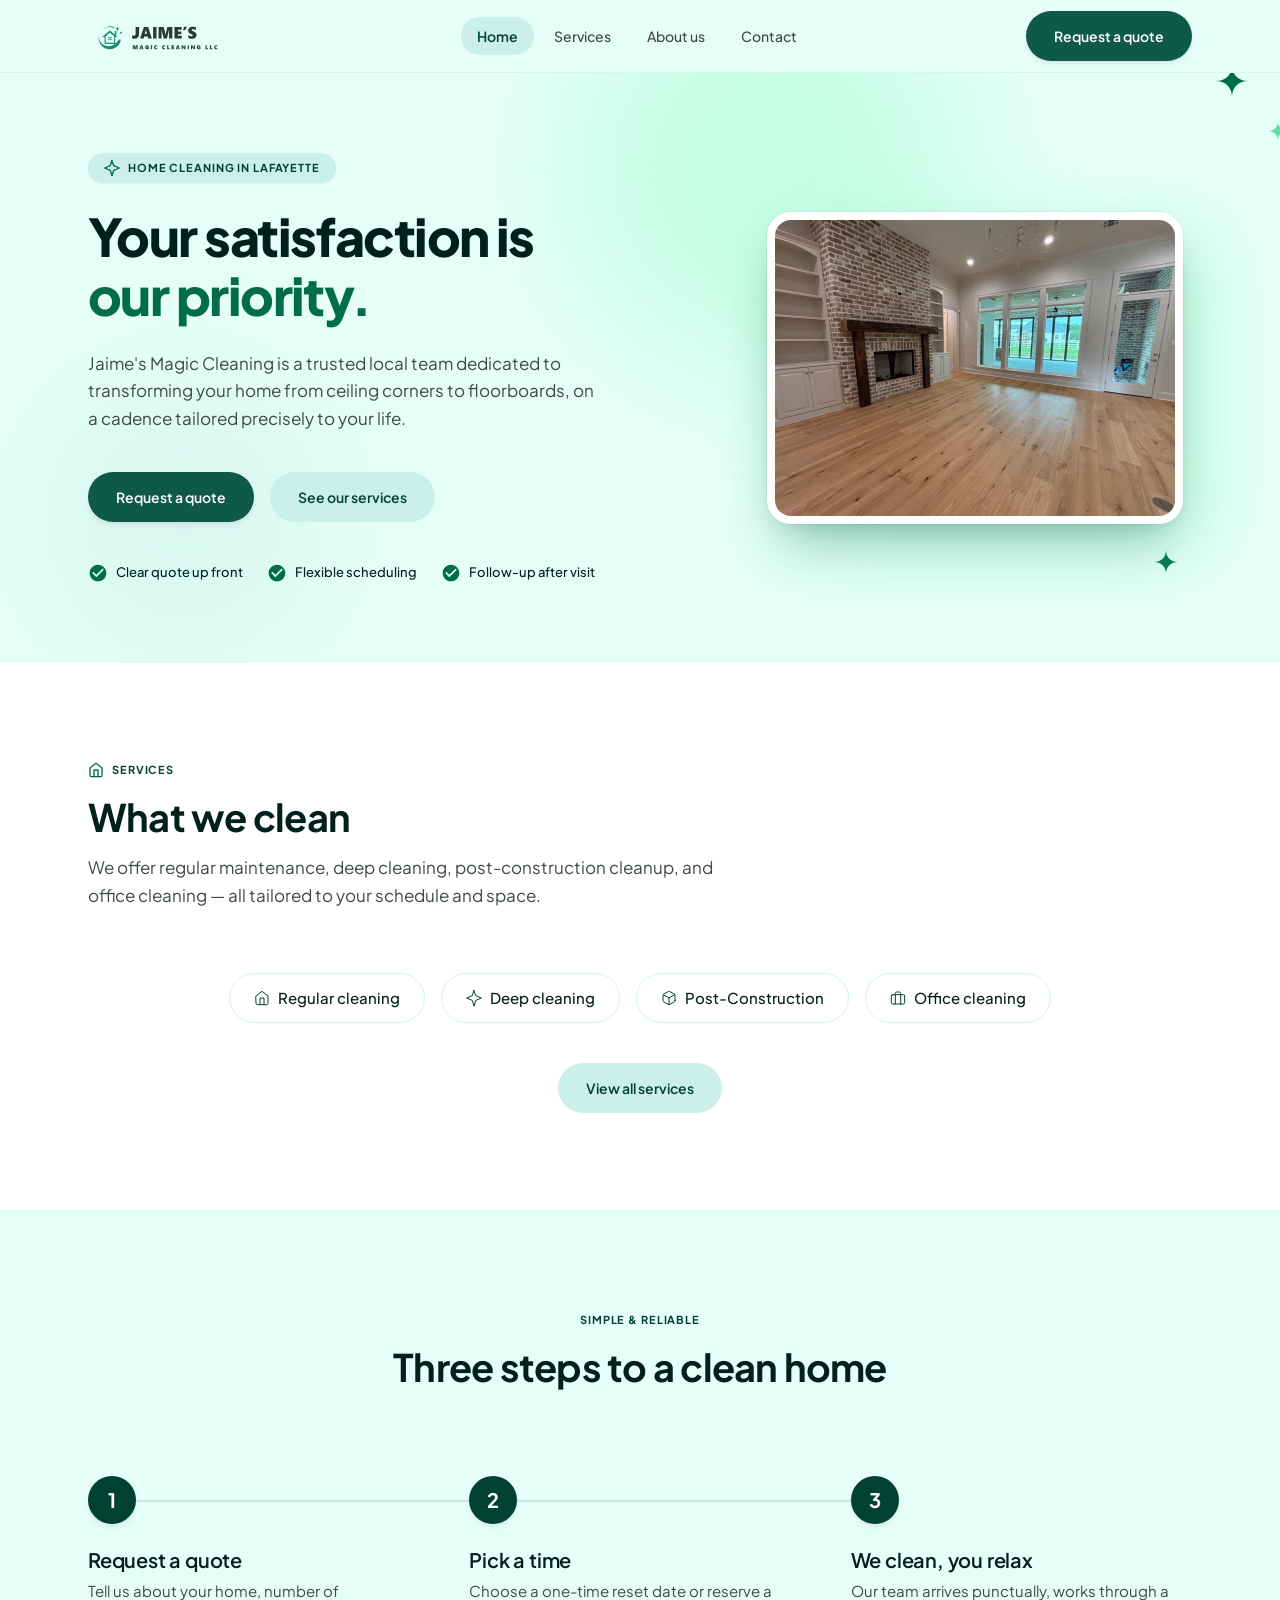
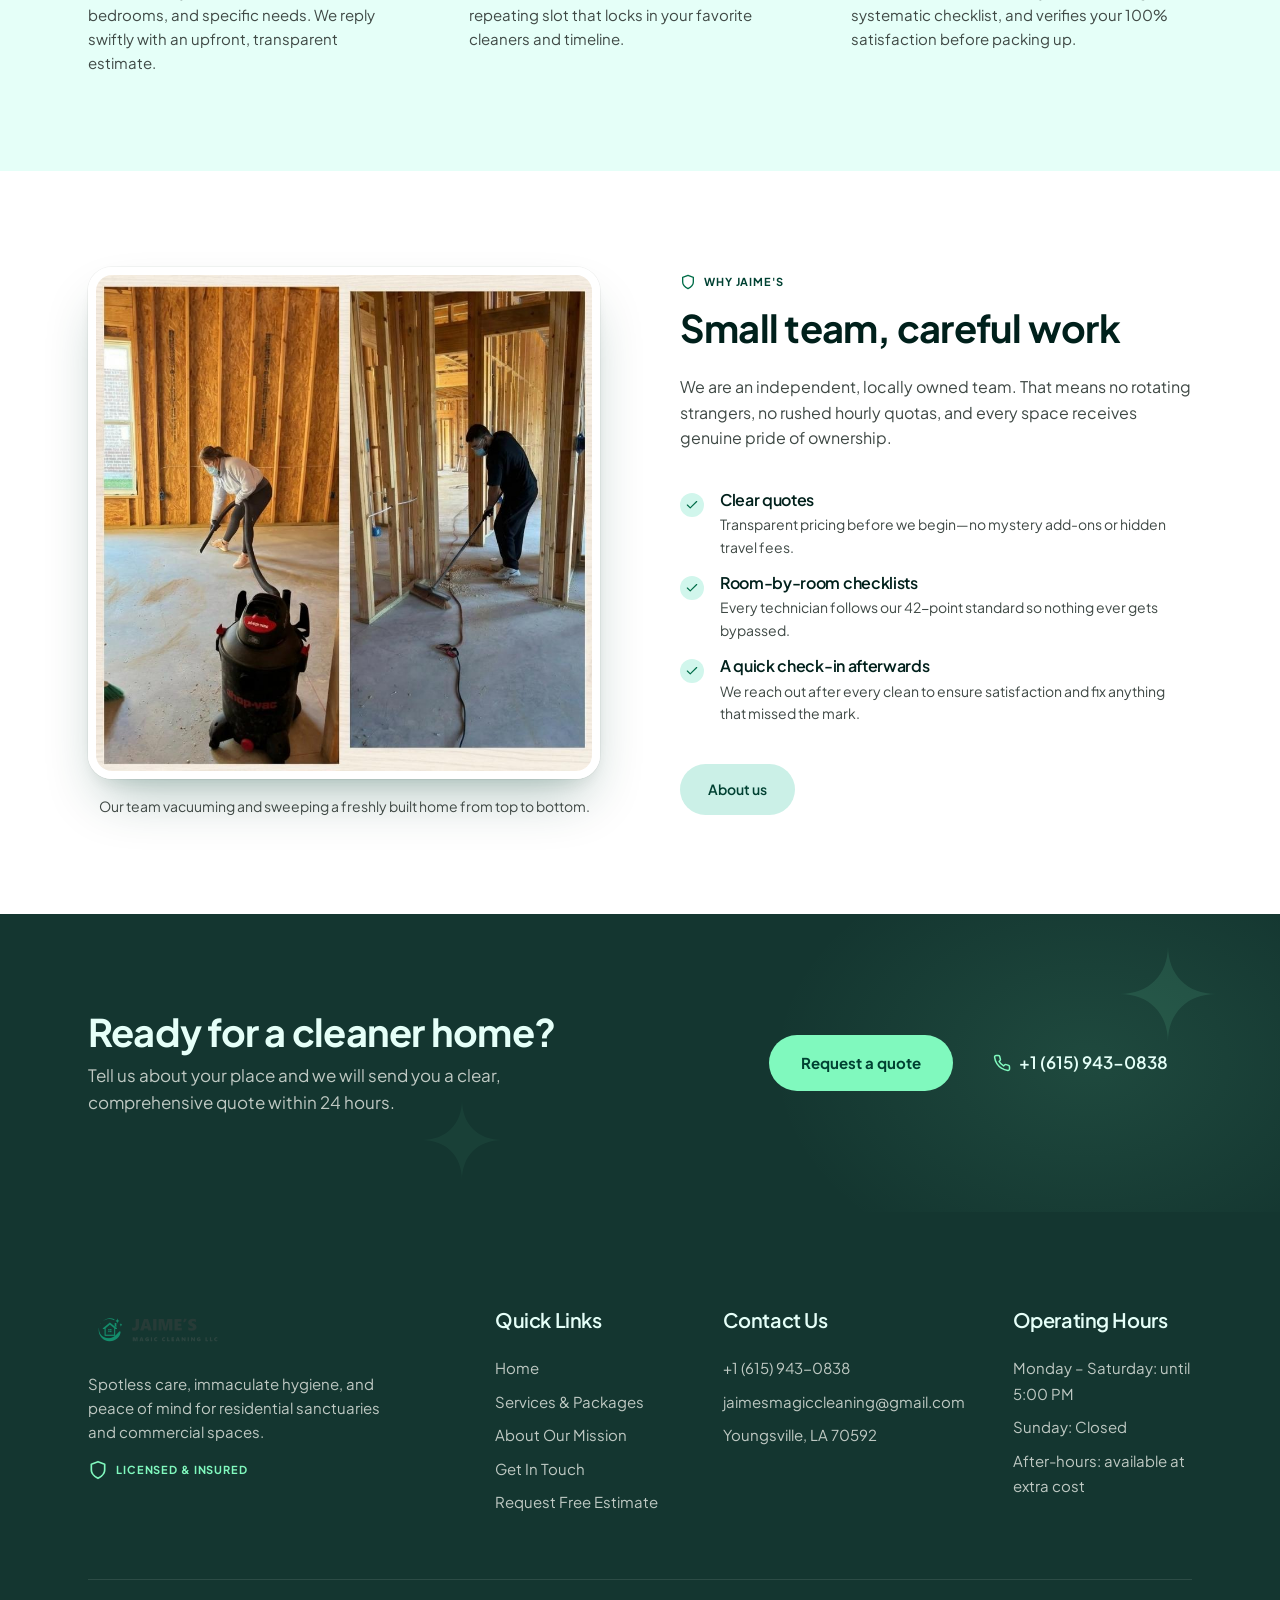
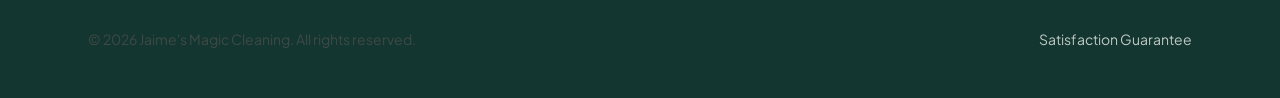
<file: index.html>
<!DOCTYPE html>
<html lang="en">
<head>
  <meta charset="UTF-8">
  <link rel="icon" type="image/png" href="img/favicon.png">
  <meta name="viewport" content="width=device-width, initial-scale=1.0">
  <title>Jaime's Magic Cleaning - Home</title>
  <meta name="description" content="Jaime's Magic Cleaning is a trusted local team dedicated to transforming your home from ceiling corners to floorboards.">
  <link rel="preconnect" href="https://fonts.googleapis.com">
  <link rel="preconnect" href="https://fonts.gstatic.com" crossorigin>
  <link href="https://fonts.googleapis.com/css2?family=Plus+Jakarta+Sans:wght@400;500;600;700;800&display=swap" rel="stylesheet">
  <link rel="stylesheet" href="css/styles.css">
</head>
<body>

  <!-- Header -->
  <header class="header">
    <div class="container header-inner">
      <a href="index.html" class="logo">
        <img src="img/logo-full.png" alt="Jaime's Magic Cleaning LLC" style="height: 2.5rem; width: auto;" onerror="this.onerror=null; this.src='data:image/svg+xml,%3Csvg xmlns=%22http://www.w3.org/2000/svg%22 viewBox=%220 0 200 60%22%3E%3Ctext x=%2210%22 y=%2238%22 font-family=%22Arial%22 font-size=%2224%22 font-weight=%22bold%22 fill=%22%230F5A47%22%3EJAIME%27S MAGIC CLEANING%3C/text%3E%3C/svg%3E'">
      </a>

      <nav class="nav">
        <a href="index.html" class="nav-link active">Home</a>
        <a href="services.html" class="nav-link">Services</a>
        <a href="about.html" class="nav-link">About us</a>
        <a href="contact.html" class="nav-link">Contact</a>
      </nav>

      <div class="header-actions">
        <a href="https://wa.me/16159430838?text=Hello!%20I%20would%20like%20to%20request%20a%20cleaning%20quote." target="_blank" rel="noopener" class="btn btn-primary">Request a quote</a>
        <button class="mobile-menu-btn" aria-label="Open menu">
          <svg width="24" height="24" viewBox="0 0 24 24" fill="none" stroke="currentColor" stroke-width="2" stroke-linecap="round" stroke-linejoin="round">
            <line x1="3" y1="12" x2="21" y2="12"></line>
            <line x1="3" y1="6" x2="21" y2="6"></line>
            <line x1="3" y1="18" x2="21" y2="18"></line>
          </svg>
        </button>
      </div>
    </div>
  </header>

  <!-- Mobile Menu -->
  <div class="mobile-menu">
    <div class="mobile-menu-header">
      <a href="index.html" class="logo">
        <img src="img/logo-full.png" alt="Jaime's Magic Cleaning LLC" style="height: 2.5rem; width: auto;" onerror="this.onerror=null; this.src='data:image/svg+xml,%3Csvg xmlns=%22http://www.w3.org/2000/svg%22 viewBox=%220 0 200 60%22%3E%3Ctext x=%2210%22 y=%2238%22 font-family=%22Arial%22 font-size=%2224%22 font-weight=%22bold%22 fill=%22%230F5A47%22%3EJAIME%27S MAGIC CLEANING%3C/text%3E%3C/svg%3E'">
      </a>
      <button class="mobile-menu-close" aria-label="Close menu">
        <svg width="24" height="24" viewBox="0 0 24 24" fill="none" stroke="currentColor" stroke-width="2" stroke-linecap="round" stroke-linejoin="round">
          <line x1="18" y1="6" x2="6" y2="18"></line>
          <line x1="6" y1="6" x2="18" y2="18"></line>
        </svg>
      </button>
    </div>
    <nav class="mobile-menu-links">
      <a href="index.html">Home</a>
      <a href="services.html">Services</a>
      <a href="about.html">About us</a>
      <a href="contact.html">Contact</a>
    </nav>
    <a href="https://wa.me/16159430838?text=Hello!%20I%20would%20like%20to%20request%20a%20cleaning%20quote." target="_blank" rel="noopener" class="btn btn-primary btn-lg">Request a quote</a>
  </div>

  <!-- Hero Section -->
  <section class="hero">
    <div class="sparkle sparkle-1">
      <svg viewBox="0 0 100 100" fill="currentColor">
        <path d="M50 0 C50 30 70 50 100 50 C70 50 50 70 50 100 C50 70 30 50 0 50 C30 50 50 30 50 0 Z"/>
      </svg>
    </div>
    <div class="sparkle sparkle-2">
      <svg viewBox="0 0 100 100" fill="currentColor">
        <path d="M50 0 C50 30 70 50 100 50 C70 50 50 70 50 100 C50 70 30 50 0 50 C30 50 50 30 50 0 Z"/>
      </svg>
    </div>
    <div class="sparkle sparkle-3">
      <svg viewBox="0 0 100 100" fill="currentColor">
        <path d="M50 0 C50 30 70 50 100 50 C70 50 50 70 50 100 C50 70 30 50 0 50 C30 50 50 30 50 0 Z"/>
      </svg>
    </div>

    <div class="container hero-grid">
      <div class="hero-content">
        <span class="hero-badge">
          <svg viewBox="0 0 24 24" fill="none" stroke="currentColor" stroke-width="2" stroke-linecap="round" stroke-linejoin="round">
            <path d="M12 2L14.59 8.41L23 12L14.59 15.59L12 24L9.41 15.59L1 12L9.41 8.41L12 0Z"/>
          </svg>
          Home Cleaning in Lafayette
        </span>
        <h1 class="hero-title">Your satisfaction is<br><span class="highlight">our priority.</span></h1>
        <p class="hero-description">Jaime's Magic Cleaning is a trusted local team dedicated to transforming your home from ceiling corners to floorboards, on a cadence tailored precisely to your life.</p>
        <div class="hero-actions">
          <a href="https://wa.me/16159430838?text=Hello!%20I%20would%20like%20to%20request%20a%20cleaning%20quote." target="_blank" rel="noopener" class="btn btn-primary">Request a quote</a>
          <a href="services.html" class="btn btn-secondary">See our services</a>
        </div>
        <div class="hero-features">
          <span class="hero-feature">
            <svg viewBox="0 0 24 24" fill="currentColor">
              <path d="M12 2C6.48 2 2 6.48 2 12s4.48 10 10 10 10-4.48 10-10S17.52 2 12 2zm-2 15l-5-5 1.41-1.41L10 14.17l7.59-7.59L19 8l-9 9z"/>
            </svg>
            Clear quote up front
          </span>
          <span class="hero-feature">
            <svg viewBox="0 0 24 24" fill="currentColor">
              <path d="M12 2C6.48 2 2 6.48 2 12s4.48 10 10 10 10-4.48 10-10S17.52 2 12 2zm-2 15l-5-5 1.41-1.41L10 14.17l7.59-7.59L19 8l-9 9z"/>
            </svg>
            Flexible scheduling
          </span>
          <span class="hero-feature">
            <svg viewBox="0 0 24 24" fill="currentColor">
              <path d="M12 2C6.48 2 2 6.48 2 12s4.48 10 10 10 10-4.48 10-10S17.52 2 12 2zm-2 15l-5-5 1.41-1.41L10 14.17l7.59-7.59L19 8l-9 9z"/>
            </svg>
            Follow-up after visit
          </span>
        </div>
      </div>
      <div class="hero-visual">
        <div class="hero-image-frame">
          <img src="img/sala-limpia.jpeg" alt="Bright, spotless living room cleaned by Jaime's Magic Cleaning"> 
          <!--<svg class="hero-ring" viewBox="0 0 100 100">
            <circle cx="50" cy="50" r="44"/>
          </svg>
          <div class="hero-image-placeholder">
            <div class="hero-image-placeholder-content">
              <svg viewBox="0 0 24 24" fill="none" stroke="currentColor" stroke-width="1.5" stroke-linecap="round" stroke-linejoin="round">
                <path d="M3 9l9-7 9 7v11a2 2 0 0 1-2 2H5a2 2 0 0 1-2-2z"></path>
                <polyline points="9 22 9 12 15 12 15 22"></polyline>
              </svg>
              <span>Your Pristine Sanctuary</span>
              <span>[Foto: Equipo trabajando o habitación limpia]</span>-->
            </div>
          </div>
        </div>
      </div>
    </div>
  </section>

  <!-- Services Section -->
  <section class="section section-alt">
    <div class="container">
      <div class="section-header">
        <div class="eyebrow">
          <svg viewBox="0 0 24 24" fill="none" stroke="currentColor" stroke-width="2" stroke-linecap="round" stroke-linejoin="round">
            <path d="M3 9l9-7 9 7v11a2 2 0 0 1-2 2H5a2 2 0 0 1-2-2z"></path>
            <polyline points="9 22 9 12 15 12 15 22"></polyline>
          </svg>
          Services
        </div>
        <h2 class="section-title">What we clean</h2>
        <p class="section-subtitle">We offer regular maintenance, deep cleaning, post-construction cleanup, and office cleaning — all tailored to your schedule and space.</p>
      </div>

      <div style="display: flex; flex-wrap: wrap; gap: var(--space-md); justify-content: center; margin-top: var(--space-xl);">
        <a href="services.html" class="service-pill" style="display: inline-flex; align-items: center; gap: var(--space-sm); padding: 0.75rem 1.5rem; background: var(--surface-container-lowest); border: 1px solid var(--surface-container); border-radius: var(--radius-full); font-size: 0.9375rem; font-weight: 500; color: var(--on-surface); transition: all var(--transition-fast);">
          <svg viewBox="0 0 24 24" fill="none" stroke="currentColor" stroke-width="1.5" stroke-linecap="round" stroke-linejoin="round" style="width: 1rem; height: 1rem; color: var(--primary);">
            <path d="M3 9l9-7 9 7v11a2 2 0 0 1-2 2H5a2 2 0 0 1-2-2z"></path>
            <polyline points="9 22 9 12 15 12 15 22"></polyline>
          </svg>
          Regular cleaning
        </a>
        <a href="services.html" class="service-pill" style="display: inline-flex; align-items: center; gap: var(--space-sm); padding: 0.75rem 1.5rem; background: var(--surface-container-lowest); border: 1px solid var(--surface-container); border-radius: var(--radius-full); font-size: 0.9375rem; font-weight: 500; color: var(--on-surface); transition: all var(--transition-fast);">
          <svg viewBox="0 0 24 24" fill="none" stroke="currentColor" stroke-width="1.5" stroke-linecap="round" stroke-linejoin="round" style="width: 1rem; height: 1rem; color: var(--primary);">
            <path d="M12 2L14.59 8.41L23 12L14.59 15.59L12 24L9.41 15.59L1 12L9.41 8.41L12 0Z"/>
          </svg>
          Deep cleaning
        </a>
        <a href="services.html" class="service-pill" style="display: inline-flex; align-items: center; gap: var(--space-sm); padding: 0.75rem 1.5rem; background: var(--surface-container-lowest); border: 1px solid var(--surface-container); border-radius: var(--radius-full); font-size: 0.9375rem; font-weight: 500; color: var(--on-surface); transition: all var(--transition-fast);">
          <svg viewBox="0 0 24 24" fill="none" stroke="currentColor" stroke-width="1.5" stroke-linecap="round" stroke-linejoin="round" style="width: 1rem; height: 1rem; color: var(--primary);">
            <path d="M21 16V8a2 2 0 0 0-1-1.73l-7-4a2 2 0 0 0-2 0l-7 4A2 2 0 0 0 3 8v8a2 2 0 0 0 1 1.73l7 4a2 2 0 0 0 2 0l7-4A2 2 0 0 0 21 16z"></path>
            <polyline points="3.27 6.96 12 12.01 20.73 6.96"></polyline>
            <line x1="12" y1="22.08" x2="12" y2="12"></line>
          </svg>
          Post-Construction
        </a>
        <a href="services.html" class="service-pill" style="display: inline-flex; align-items: center; gap: var(--space-sm); padding: 0.75rem 1.5rem; background: var(--surface-container-lowest); border: 1px solid var(--surface-container); border-radius: var(--radius-full); font-size: 0.9375rem; font-weight: 500; color: var(--on-surface); transition: all var(--transition-fast);">
          <svg viewBox="0 0 24 24" fill="none" stroke="currentColor" stroke-width="1.5" stroke-linecap="round" stroke-linejoin="round" style="width: 1rem; height: 1rem; color: var(--primary);">
            <rect x="2" y="7" width="20" height="14" rx="2" ry="2"></rect>
            <path d="M16 21V5a2 2 0 0 0-2-2h-4a2 2 0 0 0-2 2v16"></path>
          </svg>
          Office cleaning
        </a>
      </div>

      <div style="text-align: center; margin-top: var(--space-xl);">
        <a href="services.html" class="btn btn-secondary">View all services</a>
      </div>
    </div>
  </section>

  <!-- How It Works Section -->
  <section class="section">
    <div class="container">
      <div class="section-header section-header-center">
        <span class="eyebrow">Simple & Reliable</span>
        <h2 class="section-title">Three steps to a clean home</h2>
      </div>

      <div class="steps-grid">
        <div class="step">
          <div class="step-number">1</div>
          <h3>Request a quote</h3>
          <p>Tell us about your home, number of bedrooms, and specific needs. We reply swiftly with an upfront, transparent estimate.</p>
        </div>
        <div class="step">
          <div class="step-number">2</div>
          <h3>Pick a time</h3>
          <p>Choose a one-time reset date or reserve a repeating slot that locks in your favorite cleaners and timeline.</p>
        </div>
        <div class="step">
          <div class="step-number">3</div>
          <h3>We clean, you relax</h3>
          <p>Our team arrives punctually, works through a systematic checklist, and verifies your 100% satisfaction before packing up.</p>
        </div>
      </div>
    </div>
  </section>

  <!-- Why Jaime's Section -->
  <section class="section section-alt">
    <div class="container split-grid">
      <div class="split-image">
        <div class="split-image-glow"></div>
        <img class="split-image-photo" src="img/equipo.jpg" alt="Members of the Jaime's Magic Cleaning team vacuuming and sweeping a home under construction" loading="lazy">
        <p class="split-image-caption">Our team vacuuming and sweeping a freshly built home from top to bottom.</p>
      </div>
      <div class="split-content">
        <div class="eyebrow">
          <svg viewBox="0 0 24 24" fill="none" stroke="currentColor" stroke-width="2" stroke-linecap="round" stroke-linejoin="round">
            <path d="M12 22s8-4 8-10V5l-8-3-8 3v7c0 6 8 10 8 10z"></path>
          </svg>
          Why Jaime's
        </div>
        <h2>Small team, careful work</h2>
        <p>We are an independent, locally owned team. That means no rotating strangers, no rushed hourly quotas, and every space receives genuine pride of ownership.</p>
        <div class="check-list">
          <div class="check-list-item">
            <div class="check-list-item-icon">
              <svg viewBox="0 0 24 24" fill="none" stroke="currentColor" stroke-width="2" stroke-linecap="round" stroke-linejoin="round">
                <polyline points="20 6 9 17 4 12"></polyline>
              </svg>
            </div>
            <div class="check-list-item-content">
              <h4>Clear quotes</h4>
              <p>Transparent pricing before we begin—no mystery add-ons or hidden travel fees.</p>
            </div>
          </div>
          <div class="check-list-item">
            <div class="check-list-item-icon">
              <svg viewBox="0 0 24 24" fill="none" stroke="currentColor" stroke-width="2" stroke-linecap="round" stroke-linejoin="round">
                <polyline points="20 6 9 17 4 12"></polyline>
              </svg>
            </div>
            <div class="check-list-item-content">
              <h4>Room-by-room checklists</h4>
              <p>Every technician follows our 42-point standard so nothing ever gets bypassed.</p>
            </div>
          </div>
          <div class="check-list-item">
            <div class="check-list-item-icon">
              <svg viewBox="0 0 24 24" fill="none" stroke="currentColor" stroke-width="2" stroke-linecap="round" stroke-linejoin="round">
                <polyline points="20 6 9 17 4 12"></polyline>
              </svg>
            </div>
            <div class="check-list-item-content">
              <h4>A quick check-in afterwards</h4>
              <p>We reach out after every clean to ensure satisfaction and fix anything that missed the mark.</p>
            </div>
          </div>
        </div>
        <a href="about.html" class="btn btn-secondary">About us</a>
      </div>
    </div>
  </section>

  <!-- Reviews Section 
  <section class="section">
    <div class="container">
      <div class="section-header">
        <span class="eyebrow">Real Feedback</span>
        <h2 class="section-title">What customers say</h2>
      </div>

      <div class="reviews-grid">
        <div class="review-card">
          <div>
            <div class="review-stars">
              <svg viewBox="0 0 24 24"><polygon points="12 2 15.09 8.26 22 9.27 17 14.14 18.18 21.02 12 17.77 5.82 21.02 7 14.14 2 9.27 8.91 8.26 12 2"/></svg>
              <svg viewBox="0 0 24 24"><polygon points="12 2 15.09 8.26 22 9.27 17 14.14 18.18 21.02 12 17.77 5.82 21.02 7 14.14 2 9.27 8.91 8.26 12 2"/></svg>
              <svg viewBox="0 0 24 24"><polygon points="12 2 15.09 8.26 22 9.27 17 14.14 18.18 21.02 12 17.77 5.82 21.02 7 14.14 2 9.27 8.91 8.26 12 2"/></svg>
              <svg viewBox="0 0 24 24"><polygon points="12 2 15.09 8.26 22 9.27 17 14.14 18.18 21.02 12 17.77 5.82 21.02 7 14.14 2 9.27 8.91 8.26 12 2"/></svg>
              <svg viewBox="0 0 24 24"><polygon points="12 2 15.09 8.26 22 9.27 17 14.14 18.18 21.02 12 17.77 5.82 21.02 7 14.14 2 9.27 8.91 8.26 12 2"/></svg>
            </div>
            <p>"[Reseña del cliente 1: 2-3 oraciones sobre su experiencia]"</p>
          </div>
          <div class="review-author">
            <div class="review-author-avatar">[IN]</div>
            <div class="review-author-info">
              <h4>[Nombre del cliente]</h4>
              <p>[Vecindario/Zona]</p>
            </div>
          </div>
        </div>

        <div class="review-card">
          <div>
            <div class="review-stars">
              <svg viewBox="0 0 24 24"><polygon points="12 2 15.09 8.26 22 9.27 17 14.14 18.18 21.02 12 17.77 5.82 21.02 7 14.14 2 9.27 8.91 8.26 12 2"/></svg>
              <svg viewBox="0 0 24 24"><polygon points="12 2 15.09 8.26 22 9.27 17 14.14 18.18 21.02 12 17.77 5.82 21.02 7 14.14 2 9.27 8.91 8.26 12 2"/></svg>
              <svg viewBox="0 0 24 24"><polygon points="12 2 15.09 8.26 22 9.27 17 14.14 18.18 21.02 12 17.77 5.82 21.02 7 14.14 2 9.27 8.91 8.26 12 2"/></svg>
              <svg viewBox="0 0 24 24"><polygon points="12 2 15.09 8.26 22 9.27 17 14.14 18.18 21.02 12 17.77 5.82 21.02 7 14.14 2 9.27 8.91 8.26 12 2"/></svg>
              <svg viewBox="0 0 24 24"><polygon points="12 2 15.09 8.26 22 9.27 17 14.14 18.18 21.02 12 17.77 5.82 21.02 7 14.14 2 9.27 8.91 8.26 12 2"/></svg>
            </div>
            <p>"[Reseña del cliente 2: 2-3 oraciones sobre su experiencia]"</p>
          </div>
          <div class="review-author">
            <div class="review-author-avatar">[IN]</div>
            <div class="review-author-info">
              <h4>[Nombre del cliente]</h4>
              <p>[Vecindario/Zona]</p>
            </div>
          </div>
        </div>

        <div class="review-card">
          <div>
            <div class="review-stars">
              <svg viewBox="0 0 24 24"><polygon points="12 2 15.09 8.26 22 9.27 17 14.14 18.18 21.02 12 17.77 5.82 21.02 7 14.14 2 9.27 8.91 8.26 12 2"/></svg>
              <svg viewBox="0 0 24 24"><polygon points="12 2 15.09 8.26 22 9.27 17 14.14 18.18 21.02 12 17.77 5.82 21.02 7 14.14 2 9.27 8.91 8.26 12 2"/></svg>
              <svg viewBox="0 0 24 24"><polygon points="12 2 15.09 8.26 22 9.27 17 14.14 18.18 21.02 12 17.77 5.82 21.02 7 14.14 2 9.27 8.91 8.26 12 2"/></svg>
              <svg viewBox="0 0 24 24"><polygon points="12 2 15.09 8.26 22 9.27 17 14.14 18.18 21.02 12 17.77 5.82 21.02 7 14.14 2 9.27 8.91 8.26 12 2"/></svg>
              <svg viewBox="0 0 24 24"><polygon points="12 2 15.09 8.26 22 9.27 17 14.14 18.18 21.02 12 17.77 5.82 21.02 7 14.14 2 9.27 8.91 8.26 12 2"/></svg>
            </div>
            <p>"[Reseña del cliente 3: 2-3 oraciones sobre su experiencia]"</p>
          </div>
          <div class="review-author">
            <div class="review-author-avatar">[IN]</div>
            <div class="review-author-info">
              <h4>[Nombre del cliente]</h4>
              <p>[Vecindario/Zona]</p>
            </div>
          </div>
        </div>
      </div>
    </div>
  </section>-->

  <!-- CTA Section -->
  <section class="cta-section">
    <div class="cta-sparkle cta-sparkle-1">
      <svg viewBox="0 0 100 100" fill="currentColor">
        <path d="M50 0 C50 30 70 50 100 50 C70 50 50 70 50 100 C50 70 30 50 0 50 C30 50 50 30 50 0 Z"/>
      </svg>
    </div>
    <div class="cta-sparkle cta-sparkle-2">
      <svg viewBox="0 0 100 100" fill="currentColor">
        <path d="M50 0 C50 30 70 50 100 50 C70 50 50 70 50 100 C50 70 30 50 0 50 C30 50 50 30 50 0 Z"/>
      </svg>
    </div>

    <div class="container cta-content">
      <div class="cta-text">
        <h2>Ready for a cleaner home?</h2>
        <p>Tell us about your place and we will send you a clear, comprehensive quote within 24 hours.</p>
      </div>
      <div class="cta-actions">
        <a href="https://wa.me/16159430838?text=Hello!%20I%20would%20like%20to%20request%20a%20cleaning%20quote." target="_blank" rel="noopener" class="btn btn-light btn-lg">Request a quote</a>
        <a href="tel:+16159430838" class="cta-phone">
          <svg viewBox="0 0 24 24" fill="none" stroke="currentColor" stroke-width="2" stroke-linecap="round" stroke-linejoin="round">
            <path d="M22 16.92v3a2 2 0 0 1-2.18 2 19.79 19.79 0 0 1-8.63-3.07 19.5 19.5 0 0 1-6-6 19.79 19.79 0 0 1-3.07-8.67A2 2 0 0 1 4.11 2h3a2 2 0 0 1 2 1.72 12.84 12.84 0 0 0 .7 2.81 2 2 0 0 1-.45 2.11L8.09 9.91a16 16 0 0 0 6 6l1.27-1.27a2 2 0 0 1 2.11-.45 12.84 12.84 0 0 0 2.81.7A2 2 0 0 1 22 16.92z"></path>
          </svg>
          +1 (615) 943-0838
        </a>
      </div>
    </div>
  </section>

  <!-- Footer -->
  <footer class="footer">
    <div class="container">
      <div class="footer-grid">
        <div class="footer-brand">
          <a href="index.html" class="logo">
            <img src="img/logo-full.png" alt="Jaime's Magic Cleaning LLC" style="height: 2.5rem; width: auto;" onerror="this.onerror=null; this.src='data:image/svg+xml,%3Csvg xmlns=%22http://www.w3.org/2000/svg%22 viewBox=%220 0 200 60%22%3E%3Ctext x=%2210%22 y=%2238%22 font-family=%22Arial%22 font-size=%2224%22 font-weight=%22bold%22 fill=%22%230F5A47%22%3EJAIME%27S MAGIC CLEANING%3C/text%3E%3C/svg%3E'">
          </a>
          <p>Spotless care, immaculate hygiene, and peace of mind for residential sanctuaries and commercial spaces.</p>
          <div class="footer-badges">
            <svg viewBox="0 0 24 24" fill="none" stroke="currentColor" stroke-width="2" stroke-linecap="round" stroke-linejoin="round">
              <path d="M12 22s8-4 8-10V5l-8-3-8 3v7c0 6 8 10 8 10z"></path>
            </svg>
            Licensed & Insured
          </div>
        </div>

        <div class="footer-column">
          <h4>Quick Links</h4>
          <ul>
            <li><a href="index.html">Home</a></li>
            <li><a href="services.html">Services & Packages</a></li>
            <li><a href="about.html">About Our Mission</a></li>
            <li><a href="contact.html">Get In Touch</a></li>
            <li><a href="https://wa.me/16159430838?text=Hello!%20I%20would%20like%20to%20request%20a%20cleaning%20quote." target="_blank" rel="noopener">Request Free Estimate</a></li>
          </ul>
        </div>

        <div class="footer-column">
          <h4>Contact Us</h4>
          <ul>
            <li><a href="tel:+16159430838">+1 (615) 943-0838</a></li>
            <li><a href="mailto:jaimesmagiccleaning@gmail.com">jaimesmagiccleaning@gmail.com</a></li>
            <li><span>Youngsville, LA 70592</span></li>
          </ul>
        </div>

        <div class="footer-column">
          <h4>Operating Hours</h4>
          <ul>
            <li><span>Monday – Saturday: until 5:00 PM</span></li>
            <li><span>Sunday: Closed</span></li>
            <li><span>After-hours: available at extra cost</span></li>
          </ul>
        </div>
      </div>

      <div class="footer-bottom">
        <p>&copy; 2026 Jaime's Magic Cleaning. All rights reserved.</p>
        <div class="footer-legal">
          <a href="#">Satisfaction Guarantee</a>
        </div>
      </div>
    </div>
  </footer>

  <script src="js/script.js"></script>
</body>
</html>
</file>
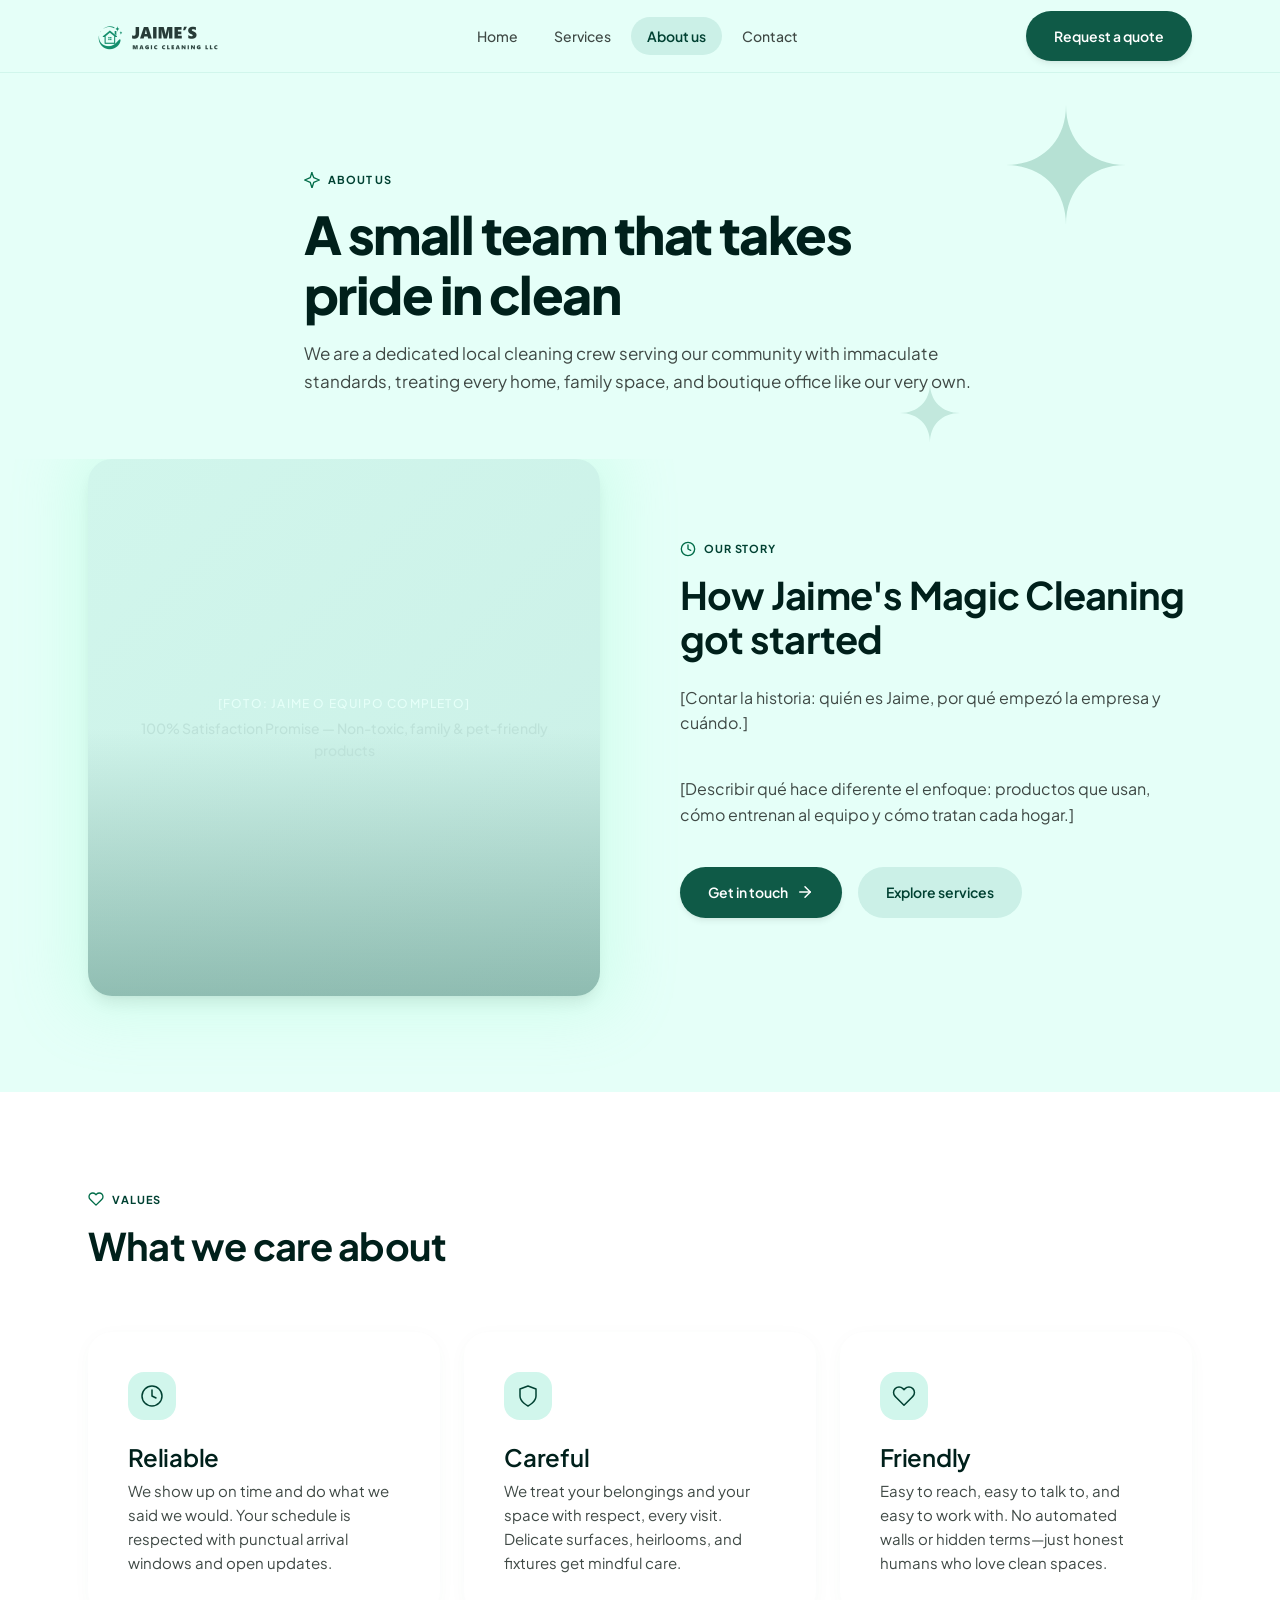
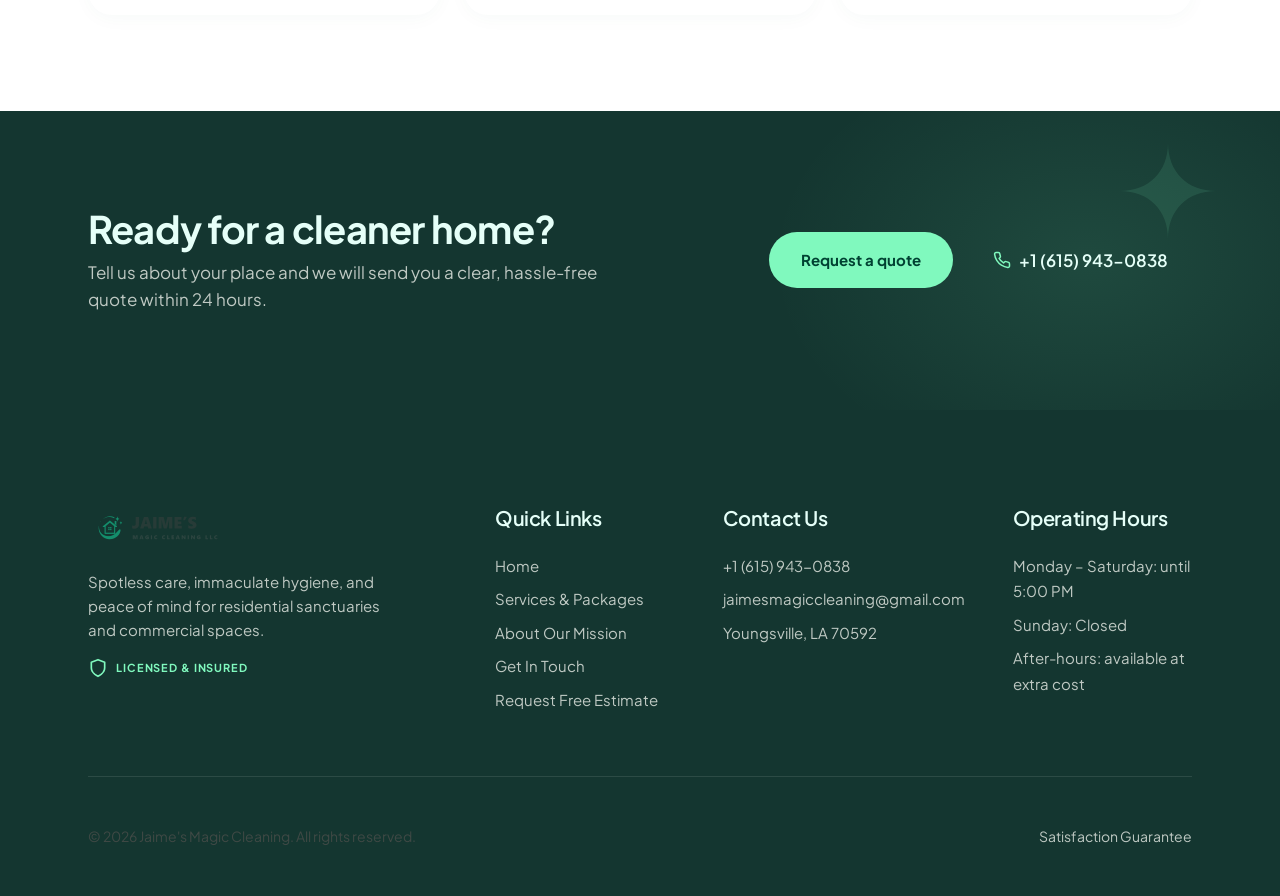
<file: about.html>
<!DOCTYPE html>
<html lang="en">
<head>
  <meta charset="UTF-8">
  <link rel="icon" type="image/png" href="img/favicon.png">
  <meta name="viewport" content="width=device-width, initial-scale=1.0">
  <title>About us - Jaime's Magic Cleaning</title>
  <meta name="description" content="We are a dedicated local cleaning crew serving our community with immaculate standards.">
  <link rel="preconnect" href="https://fonts.googleapis.com">
  <link rel="preconnect" href="https://fonts.gstatic.com" crossorigin>
  <link href="https://fonts.googleapis.com/css2?family=Plus+Jakarta+Sans:wght@400;500;600;700;800&display=swap" rel="stylesheet">
  <link rel="stylesheet" href="css/styles.css">
</head>
<body>

  <!-- Header -->
  <header class="header">
    <div class="container header-inner">
      <a href="index.html" class="logo">
        <img src="img/logo-full.png" alt="Jaime's Magic Cleaning LLC" style="height: 2.5rem; width: auto;">
      </a>

      <nav class="nav">
        <a href="index.html" class="nav-link">Home</a>
        <a href="services.html" class="nav-link">Services</a>
        <a href="about.html" class="nav-link active">About us</a>
        <a href="contact.html" class="nav-link">Contact</a>
      </nav>

      <div class="header-actions">
        <a href="https://wa.me/16159430838?text=Hello!%20I%20would%20like%20to%20request%20a%20cleaning%20quote." target="_blank" rel="noopener" class="btn btn-primary">Request a quote</a>
        <button class="mobile-menu-btn" aria-label="Open menu">
          <svg width="24" height="24" viewBox="0 0 24 24" fill="none" stroke="currentColor" stroke-width="2" stroke-linecap="round" stroke-linejoin="round">
            <line x1="3" y1="12" x2="21" y2="12"></line>
            <line x1="3" y1="6" x2="21" y2="6"></line>
            <line x1="3" y1="18" x2="21" y2="18"></line>
          </svg>
        </button>
      </div>
    </div>
  </header>

  <!-- Mobile Menu -->
  <div class="mobile-menu">
    <div class="mobile-menu-header">
      <a href="index.html" class="logo">
        <img src="img/logo-full.png" alt="Jaime's Magic Cleaning LLC" style="height: 2.5rem; width: auto;">
      </a>
      <button class="mobile-menu-close" aria-label="Close menu">
        <svg width="24" height="24" viewBox="0 0 24 24" fill="none" stroke="currentColor" stroke-width="2" stroke-linecap="round" stroke-linejoin="round">
          <line x1="18" y1="6" x2="6" y2="18"></line>
          <line x1="6" y1="6" x2="18" y2="18"></line>
        </svg>
      </button>
    </div>
    <nav class="mobile-menu-links">
      <a href="index.html">Home</a>
      <a href="services.html">Services</a>
      <a href="about.html">About us</a>
      <a href="contact.html">Contact</a>
    </nav>
    <a href="https://wa.me/16159430838?text=Hello!%20I%20would%20like%20to%20request%20a%20cleaning%20quote." target="_blank" rel="noopener" class="btn btn-primary btn-lg">Request a quote</a>
  </div>

  <!-- Page Hero -->
  <section class="page-hero">
    <div class="page-hero-sparkle page-hero-sparkle-1">
      <svg viewBox="0 0 100 100" fill="currentColor">
        <path d="M50 0 C50 30 70 50 100 50 C70 50 50 70 50 100 C50 70 30 50 0 50 C30 50 50 30 50 0 Z"/>
      </svg>
    </div>
    <div class="page-hero-sparkle page-hero-sparkle-2">
      <svg viewBox="0 0 100 100" fill="currentColor">
        <path d="M50 0 C50 30 70 50 100 50 C70 50 50 70 50 100 C50 70 30 50 0 50 C30 50 50 30 50 0 Z"/>
      </svg>
    </div>

    <div class="container page-hero-content">
      <span class="eyebrow">
        <svg viewBox="0 0 24 24" fill="none" stroke="currentColor" stroke-width="2" stroke-linecap="round" stroke-linejoin="round">
          <path d="M12 2L14.59 8.41L23 12L14.59 15.59L12 24L9.41 15.59L1 12L9.41 8.41L12 0Z"/>
        </svg>
        About Us
      </span>
      <h1>A small team that takes pride in clean</h1>
      <p>We are a dedicated local cleaning crew serving our community with immaculate standards, treating every home, family space, and boutique office like our very own.</p>
    </div>
  </section>

  <!-- Our Story Section -->
  <section class="section" style="padding-top: 0;">
    <div class="container split-grid">
      <div class="split-image">
        <div class="split-image-glow"></div>
        <div class="split-image-placeholder" style="aspect-ratio: 4/4.2;">
          <div class="split-image-placeholder-content">
            <span>[Foto: Jaime o equipo completo]</span>
            <span>100% Satisfaction Promise — Non-toxic, family & pet-friendly products</span>
          </div>
        </div>
      </div>
      <div class="split-content">
        <div class="eyebrow">
          <svg viewBox="0 0 24 24" fill="none" stroke="currentColor" stroke-width="2" stroke-linecap="round" stroke-linejoin="round">
            <circle cx="12" cy="12" r="10"></circle>
            <polyline points="12 6 12 12 16 14"></polyline>
          </svg>
          Our Story
        </div>
        <h2>How Jaime's Magic Cleaning got started</h2>
        <p>[Contar la historia: quién es Jaime, por qué empezó la empresa y cuándo.]</p>
        <p>[Describir qué hace diferente el enfoque: productos que usan, cómo entrenan al equipo y cómo tratan cada hogar.]</p>
        <div style="display: flex; flex-wrap: wrap; gap: var(--space-md); margin-top: var(--space-xl);">
          <a href="contact.html" class="btn btn-primary">
            Get in touch
            <svg viewBox="0 0 24 24" fill="none" stroke="currentColor" stroke-width="2" stroke-linecap="round" stroke-linejoin="round">
              <line x1="5" y1="12" x2="19" y2="12"></line>
              <polyline points="12 5 19 12 12 19"></polyline>
            </svg>
          </a>
          <a href="services.html" class="btn btn-secondary">Explore services</a>
        </div>
      </div>
    </div>
  </section>

  <!-- Values Section -->
  <section class="section section-alt">
    <div class="container">
      <div class="section-header">
        <div class="eyebrow">
          <svg viewBox="0 0 24 24" fill="none" stroke="currentColor" stroke-width="2" stroke-linecap="round" stroke-linejoin="round">
            <path d="M20.84 4.61a5.5 5.5 0 0 0-7.78 0L12 5.67l-1.06-1.06a5.5 5.5 0 0 0-7.78 7.78l1.06 1.06L12 21.23l7.78-7.78 1.06-1.06a5.5 5.5 0 0 0 0-7.78z"></path>
          </svg>
          Values
        </div>
        <h2 class="section-title">What we care about</h2>
      </div>

      <div class="values-grid">
        <div class="value-card">
          <div class="value-card-icon">
            <svg viewBox="0 0 24 24" fill="none" stroke="currentColor" stroke-width="1.5" stroke-linecap="round" stroke-linejoin="round">
              <circle cx="12" cy="12" r="10"></circle>
              <polyline points="12 6 12 12 16 14"></polyline>
            </svg>
          </div>
          <h3>Reliable</h3>
          <p>We show up on time and do what we said we would. Your schedule is respected with punctual arrival windows and open updates.</p>
        </div>

        <div class="value-card">
          <div class="value-card-icon">
            <svg viewBox="0 0 24 24" fill="none" stroke="currentColor" stroke-width="1.5" stroke-linecap="round" stroke-linejoin="round">
              <path d="M12 22s8-4 8-10V5l-8-3-8 3v7c0 6 8 10 8 10z"></path>
            </svg>
          </div>
          <h3>Careful</h3>
          <p>We treat your belongings and your space with respect, every visit. Delicate surfaces, heirlooms, and fixtures get mindful care.</p>
        </div>

        <div class="value-card">
          <div class="value-card-icon">
            <svg viewBox="0 0 24 24" fill="none" stroke="currentColor" stroke-width="1.5" stroke-linecap="round" stroke-linejoin="round">
              <path d="M20.84 4.61a5.5 5.5 0 0 0-7.78 0L12 5.67l-1.06-1.06a5.5 5.5 0 0 0-7.78 7.78l1.06 1.06L12 21.23l7.78-7.78 1.06-1.06a5.5 5.5 0 0 0 0-7.78z"></path>
            </svg>
          </div>
          <h3>Friendly</h3>
          <p>Easy to reach, easy to talk to, and easy to work with. No automated walls or hidden terms—just honest humans who love clean spaces.</p>
        </div>
      </div>
    </div>
  </section>

  <!-- Team Section
  <section class="section">
    <div class="container">
      <div class="section-header">
        <div class="eyebrow">
          <svg viewBox="0 0 24 24" fill="none" stroke="currentColor" stroke-width="2" stroke-linecap="round" stroke-linejoin="round">
            <path d="M17 21v-2a4 4 0 0 0-4-4H5a4 4 0 0 0-4 4v2"></path>
            <circle cx="9" cy="7" r="4"></circle>
            <path d="M23 21v-2a4 4 0 0 0-3-3.87"></path>
            <path d="M16 3.13a4 4 0 0 1 0 7.75"></path>
          </svg>
          Team
        </div>
        <h2 class="section-title">Meet the people behind the shine</h2>
        <p class="section-subtitle">Trained specialists background-checked, insured, and dedicated to exceptional tidiness.</p>
      </div>

      <div class="team-grid">
        <div class="team-member">
          <div class="team-member-photo">
            <span>[Foto: Miembro del equipo 1]</span>
            <span class="team-member-badge">Founder</span>
          </div>
          <h3>[Nombre]</h3>
          <p class="role">[Rol, por ejemplo Founder]</p>
          <p class="bio">[Biografía corta: experiencia y especialidad]</p>
        </div>

        <div class="team-member">
          <div class="team-member-photo">
            <span>[Foto: Miembro del equipo 2]</span>
            <span class="team-member-badge light">Lead Specialist</span>
          </div>
          <h3>[Nombre]</h3>
          <p class="role">[Rol]</p>
          <p class="bio">[Biografía corta: experiencia y especialidad]</p>
        </div>

        <div class="team-member">
          <div class="team-member-photo">
            <span>[Foto: Miembro del equipo 3]</span>
            <span class="team-member-badge light">Team Lead</span>
          </div>
          <h3>[Nombre]</h3>
          <p class="role">[Rol]</p>
          <p class="bio">[Biografía corta: experiencia y especialidad]</p>
        </div>
      </div>
    </div>
  </section> -->

  <!-- CTA Section -->
  <section class="cta-section">
    <div class="cta-sparkle cta-sparkle-1">
      <svg viewBox="0 0 100 100" fill="currentColor">
        <path d="M50 0 C50 30 70 50 100 50 C70 50 50 70 50 100 C50 70 30 50 0 50 C30 50 50 30 50 0 Z"/>
      </svg>
    </div>

    <div class="container cta-content">
      <div class="cta-text">
        <h2>Ready for a cleaner home?</h2>
        <p>Tell us about your place and we will send you a clear, hassle-free quote within 24 hours.</p>
      </div>
      <div class="cta-actions">
        <a href="https://wa.me/16159430838?text=Hello!%20I%20would%20like%20to%20request%20a%20cleaning%20quote." target="_blank" rel="noopener" class="btn btn-light btn-lg">Request a quote</a>
        <a href="tel:+16159430838" class="cta-phone">
          <svg viewBox="0 0 24 24" fill="none" stroke="currentColor" stroke-width="2" stroke-linecap="round" stroke-linejoin="round">
            <path d="M22 16.92v3a2 2 0 0 1-2.18 2 19.79 19.79 0 0 1-8.63-3.07 19.5 19.5 0 0 1-6-6 19.79 19.79 0 0 1-3.07-8.67A2 2 0 0 1 4.11 2h3a2 2 0 0 1 2 1.72 12.84 12.84 0 0 0 .7 2.81 2 2 0 0 1-.45 2.11L8.09 9.91a16 16 0 0 0 6 6l1.27-1.27a2 2 0 0 1 2.11-.45 12.84 12.84 0 0 0 2.81.7A2 2 0 0 1 22 16.92z"></path>
          </svg>
          +1 (615) 943-0838
        </a>
      </div>
    </div>
  </section>

    <!-- Footer -->
  <footer class="footer">
    <div class="container">
      <div class="footer-grid">
        <div class="footer-brand">
          <a href="index.html" class="logo">
            <img src="img/logo-full.png" alt="Jaime's Magic Cleaning LLC" style="height: 2.5rem; width: auto;" onerror="this.onerror=null; this.src='data:image/svg+xml,%3Csvg xmlns=%22http://www.w3.org/2000/svg%22 viewBox=%220 0 200 60%22%3E%3Ctext x=%2210%22 y=%2238%22 font-family=%22Arial%22 font-size=%2224%22 font-weight=%22bold%22 fill=%22%230F5A47%22%3EJAIME%27S MAGIC CLEANING%3C/text%3E%3C/svg%3E'">
          </a>
          <p>Spotless care, immaculate hygiene, and peace of mind for residential sanctuaries and commercial spaces.</p>
          <div class="footer-badges">
            <svg viewBox="0 0 24 24" fill="none" stroke="currentColor" stroke-width="2" stroke-linecap="round" stroke-linejoin="round">
              <path d="M12 22s8-4 8-10V5l-8-3-8 3v7c0 6 8 10 8 10z"></path>
            </svg>
            Licensed & Insured
          </div>
        </div>

        <div class="footer-column">
          <h4>Quick Links</h4>
          <ul>
            <li><a href="index.html">Home</a></li>
            <li><a href="services.html">Services & Packages</a></li>
            <li><a href="about.html">About Our Mission</a></li>
            <li><a href="contact.html">Get In Touch</a></li>
            <li><a href="https://wa.me/16159430838?text=Hello!%20I%20would%20like%20to%20request%20a%20cleaning%20quote." target="_blank" rel="noopener">Request Free Estimate</a></li>
          </ul>
        </div>

        <div class="footer-column">
          <h4>Contact Us</h4>
          <ul>
            <li><a href="tel:+16159430838">+1 (615) 943-0838</a></li>
            <li><a href="mailto:jaimesmagiccleaning@gmail.com">jaimesmagiccleaning@gmail.com</a></li>
            <li><span>Youngsville, LA 70592</span></li>
          </ul>
        </div>

        <div class="footer-column">
          <h4>Operating Hours</h4>
          <ul>
            <li><span>Monday – Saturday: until 5:00 PM</span></li>
            <li><span>Sunday: Closed</span></li>
            <li><span>After-hours: available at extra cost</span></li>
          </ul>
        </div>
      </div>

      <div class="footer-bottom">
        <p>&copy; 2026 Jaime's Magic Cleaning. All rights reserved.</p>
        <div class="footer-legal">
          <a href="#">Satisfaction Guarantee</a>
        </div>
      </div>
    </div>
  </footer>

  <script src="js/script.js"></script>
</body>
</html>
</file>
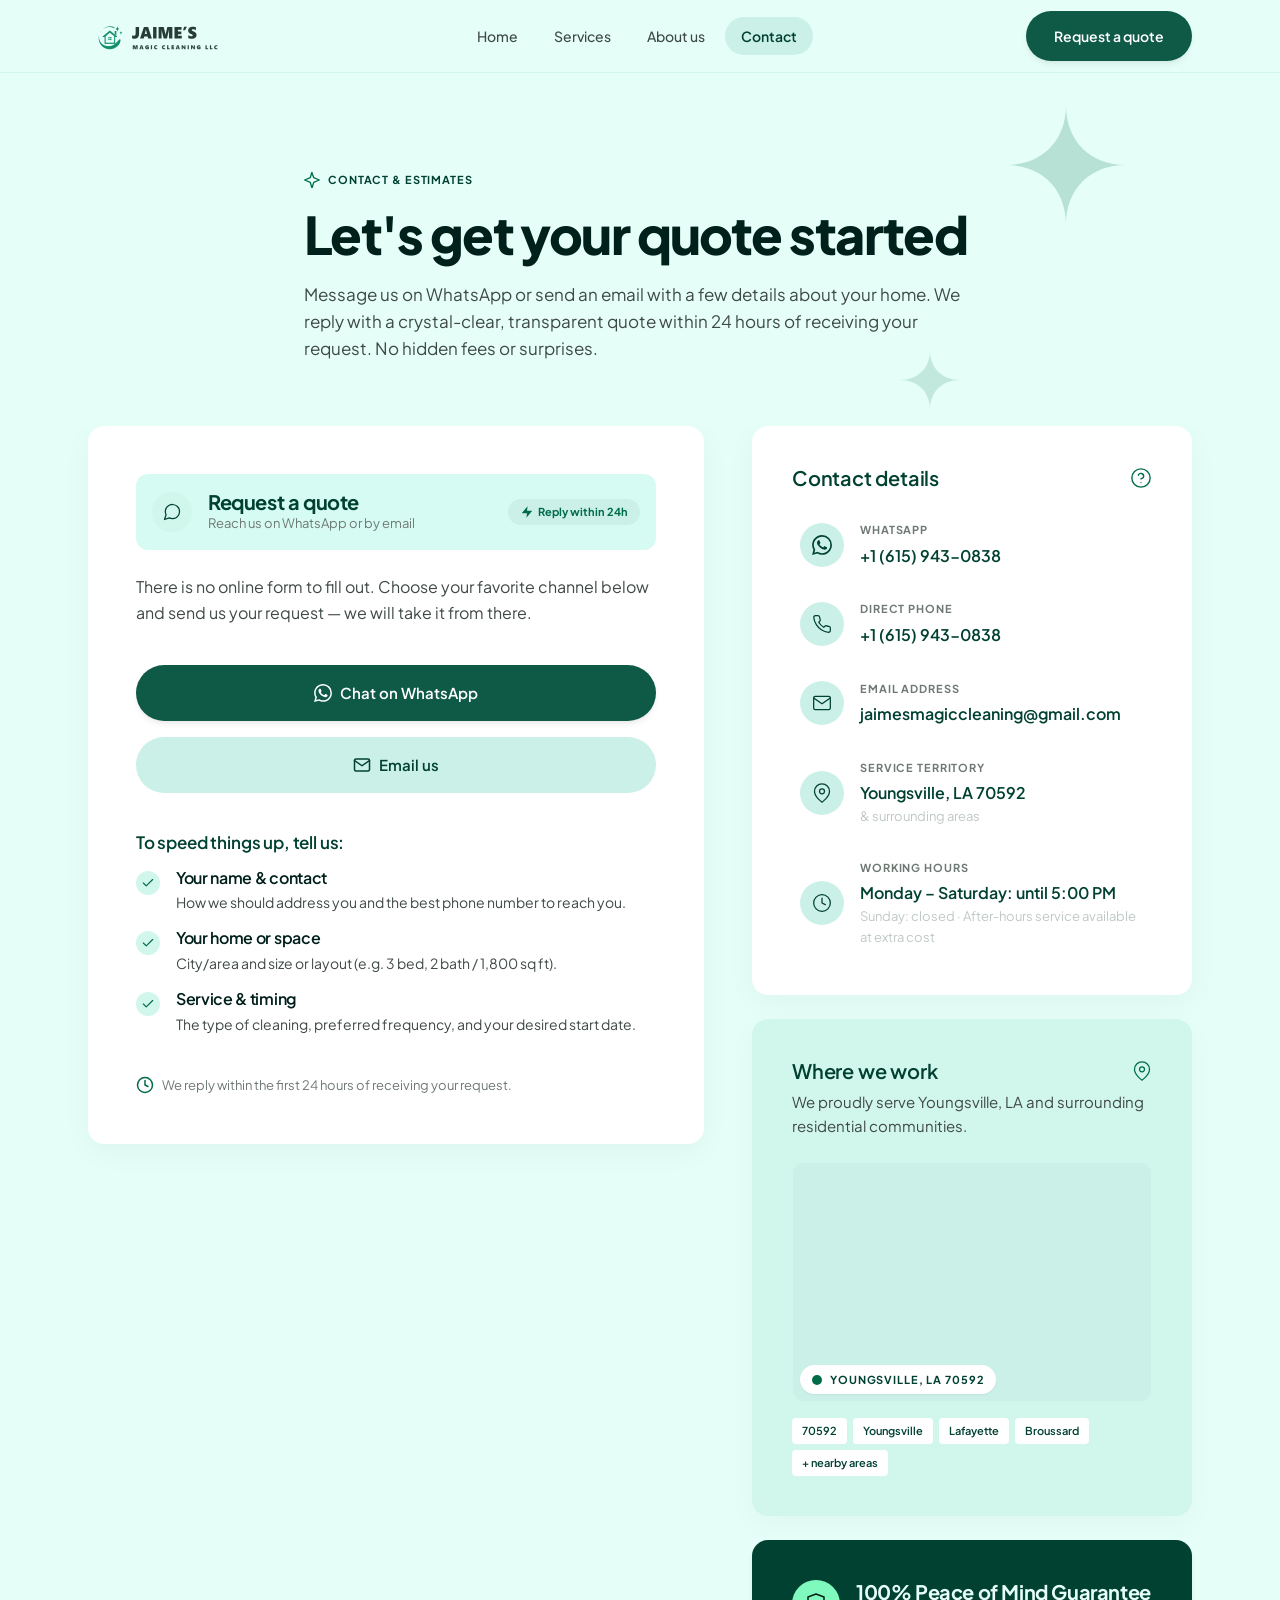
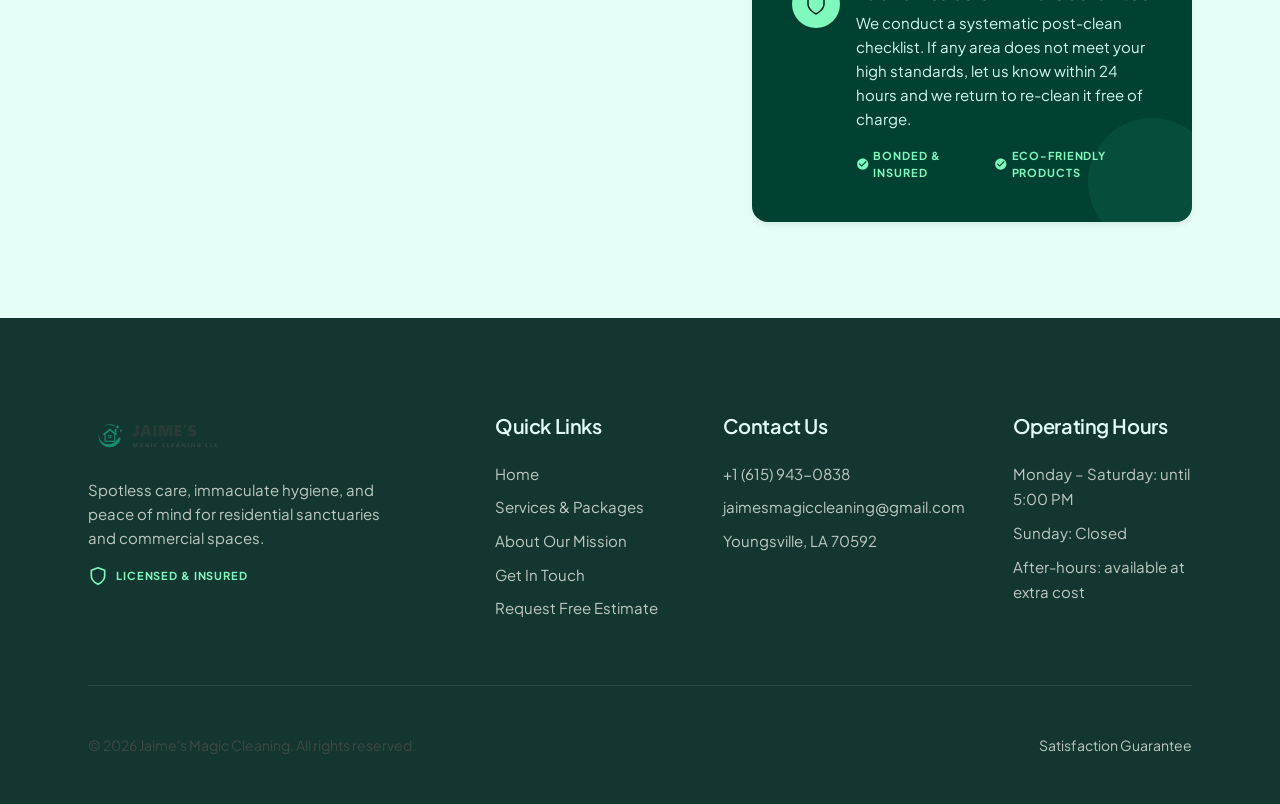
<file: contact.html>
<!DOCTYPE html>
<html lang="en">
<head>
  <meta charset="UTF-8">
  <link rel="icon" type="image/png" href="img/favicon.png">
  <meta name="viewport" content="width=device-width, initial-scale=1.0">
  <title>Contact - Jaime's Magic Cleaning</title>
  <meta name="description" content="Reach Jaime's Magic Cleaning on WhatsApp or by email. We reply with a clear, transparent quote within 24 hours of receiving your request.">
  <link rel="preconnect" href="https://fonts.googleapis.com">
  <link rel="preconnect" href="https://fonts.gstatic.com" crossorigin>
  <link href="https://fonts.googleapis.com/css2?family=Plus+Jakarta+Sans:wght@400;500;600;700;800&display=swap" rel="stylesheet">
  <link rel="stylesheet" href="css/styles.css">
</head>
<body>

  <!-- Header -->
  <header class="header">
    <div class="container header-inner">
      <a href="index.html" class="logo">
        <img src="img/logo-full.png" alt="Jaime's Magic Cleaning LLC" style="height: 2.5rem; width: auto;">
      </a>

      <nav class="nav">
        <a href="index.html" class="nav-link">Home</a>
        <a href="services.html" class="nav-link">Services</a>
        <a href="about.html" class="nav-link">About us</a>
        <a href="contact.html" class="nav-link active">Contact</a>
      </nav>

      <div class="header-actions">
        <a href="https://wa.me/16159430838?text=Hello!%20I%20would%20like%20to%20request%20a%20cleaning%20quote." target="_blank" rel="noopener" class="btn btn-primary">Request a quote</a>
        <button class="mobile-menu-btn" aria-label="Open menu">
          <svg width="24" height="24" viewBox="0 0 24 24" fill="none" stroke="currentColor" stroke-width="2" stroke-linecap="round" stroke-linejoin="round">
            <line x1="3" y1="12" x2="21" y2="12"></line>
            <line x1="3" y1="6" x2="21" y2="6"></line>
            <line x1="3" y1="18" x2="21" y2="18"></line>
          </svg>
        </button>
      </div>
    </div>
  </header>

  <!-- Mobile Menu -->
  <div class="mobile-menu">
    <div class="mobile-menu-header">
      <a href="index.html" class="logo">
        <img src="img/logo-full.png" alt="Jaime's Magic Cleaning LLC" style="height: 2.5rem; width: auto;">
      </a>
      <button class="mobile-menu-close" aria-label="Close menu">
        <svg width="24" height="24" viewBox="0 0 24 24" fill="none" stroke="currentColor" stroke-width="2" stroke-linecap="round" stroke-linejoin="round">
          <line x1="18" y1="6" x2="6" y2="18"></line>
          <line x1="6" y1="6" x2="18" y2="18"></line>
        </svg>
      </button>
    </div>
    <nav class="mobile-menu-links">
      <a href="index.html">Home</a>
      <a href="services.html">Services</a>
      <a href="about.html">About us</a>
      <a href="contact.html">Contact</a>
    </nav>
    <a href="https://wa.me/16159430838?text=Hello!%20I%20would%20like%20to%20request%20a%20cleaning%20quote." target="_blank" rel="noopener" class="btn btn-primary btn-lg">Request a quote</a>
  </div>

  <!-- Page Hero -->
  <section class="page-hero">
    <div class="page-hero-sparkle page-hero-sparkle-1">
      <svg viewBox="0 0 100 100" fill="currentColor">
        <path d="M50 0 C50 30 70 50 100 50 C70 50 50 70 50 100 C50 70 30 50 0 50 C30 50 50 30 50 0 Z"/>
      </svg>
    </div>
    <div class="page-hero-sparkle page-hero-sparkle-2">
      <svg viewBox="0 0 100 100" fill="currentColor">
        <path d="M50 0 C50 30 70 50 100 50 C70 50 50 70 50 100 C50 70 30 50 0 50 C30 50 50 30 50 0 Z"/>
      </svg>
    </div>

    <div class="container page-hero-content">
      <span class="eyebrow">
        <svg viewBox="0 0 24 24" fill="none" stroke="currentColor" stroke-width="2" stroke-linecap="round" stroke-linejoin="round">
          <path d="M12 2L14.59 8.41L23 12L14.59 15.59L12 24L9.41 15.59L1 12L9.41 8.41L12 0Z"/>
        </svg>
        Contact & Estimates
      </span>
      <h1>Let's get your quote started</h1>
      <p>Message us on WhatsApp or send an email with a few details about your home. We reply with a crystal-clear, transparent quote within 24 hours of receiving your request. No hidden fees or surprises.</p>
    </div>
  </section>

  <!-- Contact Section -->
  <section class="section" style="padding-top: 0;">
    <div class="container contact-grid">
      <!-- Request channels -->
      <div class="contact-form-card">
        <div class="contact-form-header">
          <div class="contact-form-header-left">
            <div class="contact-form-header-icon">
              <svg viewBox="0 0 24 24" fill="none" stroke="currentColor" stroke-width="1.5" stroke-linecap="round" stroke-linejoin="round">
                <path d="M21 11.5a8.38 8.38 0 0 1-.9 3.8 8.5 8.5 0 0 1-7.6 4.7 8.38 8.38 0 0 1-3.8-.9L3 21l1.9-5.7a8.38 8.38 0 0 1-.9-3.8 8.5 8.5 0 0 1 4.7-7.6 8.38 8.38 0 0 1 3.8-.9h.5a8.48 8.48 0 0 1 8 8v.5z"></path>
              </svg>
            </div>
            <div>
              <h2>Request a quote</h2>
              <p>Reach us on WhatsApp or by email</p>
            </div>
          </div>
          <span class="contact-form-header-badge">
            <svg viewBox="0 0 24 24" fill="currentColor"><polygon points="13 2 3 14 12 14 11 22 21 10 12 10 13 2"/></svg>
            Reply within 24h
          </span>
        </div>

        <p style="color: var(--on-surface-variant); margin-bottom: var(--space-xl);">
          There is no online form to fill out. Choose your favorite channel below and send us your request — we will take it from there.
        </p>

        <div style="display: grid; gap: var(--space-md);">
          <a href="https://wa.me/16159430838?text=Hello!%20I%20would%20like%20to%20request%20a%20cleaning%20quote." target="_blank" rel="noopener" class="btn btn-primary btn-lg" style="width: 100%;">
            <svg viewBox="0 0 24 24" fill="currentColor"><path d="M17.472 14.382c-.297-.149-1.758-.867-2.03-.967-.273-.099-.471-.148-.67.15-.197.297-.767.966-.94 1.164-.173.199-.347.223-.644.075-.297-.15-1.255-.463-2.39-1.475-.883-.788-1.48-1.761-1.653-2.059-.173-.297-.018-.458.13-.606.134-.133.298-.347.446-.52.149-.174.198-.298.298-.497.099-.198.05-.371-.025-.52-.075-.149-.669-1.612-.916-2.207-.242-.579-.487-.5-.669-.51-.173-.008-.371-.01-.57-.01-.198 0-.52.074-.792.372-.272.297-1.04 1.016-1.04 2.479 0 1.462 1.065 2.875 1.213 3.074.149.198 2.096 3.2 5.077 4.487.709.306 1.262.489 1.694.625.712.227 1.36.195 1.871.118.571-.085 1.758-.719 2.006-1.413.248-.694.248-1.289.173-1.413-.074-.124-.272-.198-.57-.347m-5.421 7.403h-.004a9.87 9.87 0 01-5.031-1.378l-.361-.214-3.741.982.998-3.648-.235-.374a9.86 9.86 0 01-1.51-5.26c.001-5.45 4.436-9.884 9.888-9.884 2.64 0 5.122 1.03 6.988 2.898a9.825 9.825 0 012.893 6.994c-.003 5.45-4.437 9.884-9.885 9.884m8.413-18.297A11.815 11.815 0 0012.05 0C5.495 0 .16 5.335.157 11.892c0 2.096.547 4.142 1.588 5.945L.057 24l6.305-1.654a11.882 11.882 0 005.683 1.448h.005c6.554 0 11.89-5.335 11.893-11.893a11.821 11.821 0 00-3.48-8.413Z"/></svg>
            Chat on WhatsApp
          </a>
          <a href="mailto:jaimesmagiccleaning@gmail.com" class="btn btn-secondary btn-lg" style="width: 100%;">
            <svg viewBox="0 0 24 24" fill="none" stroke="currentColor" stroke-width="2" stroke-linecap="round" stroke-linejoin="round">
              <path d="M4 4h16c1.1 0 2 .9 2 2v12c0 1.1-.9 2-2 2H4c-1.1 0-2-.9-2-2V6c0-1.1.9-2 2-2z"></path>
              <polyline points="22,6 12,13 2,6"></polyline>
            </svg>
            Email us
          </a>
        </div>

        <div style="margin-top: var(--space-xl);">
          <h3 style="font-size: 1.0625rem; color: var(--primary); margin-bottom: var(--space-md);">To speed things up, tell us:</h3>
          <div class="check-list">
            <div class="check-list-item">
              <div class="check-list-item-icon">
                <svg viewBox="0 0 24 24" fill="none" stroke="currentColor" stroke-width="2" stroke-linecap="round" stroke-linejoin="round">
                  <polyline points="20 6 9 17 4 12"></polyline>
                </svg>
              </div>
              <div class="check-list-item-content">
                <h4>Your name & contact</h4>
                <p>How we should address you and the best phone number to reach you.</p>
              </div>
            </div>
            <div class="check-list-item">
              <div class="check-list-item-icon">
                <svg viewBox="0 0 24 24" fill="none" stroke="currentColor" stroke-width="2" stroke-linecap="round" stroke-linejoin="round">
                  <polyline points="20 6 9 17 4 12"></polyline>
                </svg>
              </div>
              <div class="check-list-item-content">
                <h4>Your home or space</h4>
                <p>City/area and size or layout (e.g. 3 bed, 2 bath / 1,800 sq ft).</p>
              </div>
            </div>
            <div class="check-list-item">
              <div class="check-list-item-icon">
                <svg viewBox="0 0 24 24" fill="none" stroke="currentColor" stroke-width="2" stroke-linecap="round" stroke-linejoin="round">
                  <polyline points="20 6 9 17 4 12"></polyline>
                </svg>
              </div>
              <div class="check-list-item-content">
                <h4>Service & timing</h4>
                <p>The type of cleaning, preferred frequency, and your desired start date.</p>
              </div>
            </div>
          </div>
        </div>

        <p class="form-note" style="margin-top: var(--space-lg);">
          <svg viewBox="0 0 24 24" fill="none" stroke="currentColor" stroke-width="2" stroke-linecap="round" stroke-linejoin="round">
            <circle cx="12" cy="12" r="10"></circle>
            <polyline points="12 6 12 12 16 14"></polyline>
          </svg>
          We reply within the first 24 hours of receiving your request.
        </p>
      </div>

      <!-- Sidebar -->
      <div class="contact-sidebar">
        <div class="contact-info-card">
          <h3>
            Contact details
            <svg viewBox="0 0 24 24" fill="none" stroke="currentColor" stroke-width="1.5" stroke-linecap="round" stroke-linejoin="round">
              <circle cx="12" cy="12" r="10"></circle>
              <path d="M9.09 9a3 3 0 0 1 5.83 1c0 2-3 3-3 3"></path>
              <line x1="12" y1="17" x2="12.01" y2="17"></line>
            </svg>
          </h3>
          <div class="contact-info-list">
            <a href="https://wa.me/16159430838?text=Hello!%20I%20would%20like%20to%20request%20a%20cleaning%20quote." target="_blank" rel="noopener" class="contact-info-item">
              <div class="contact-info-item-icon">
                <svg viewBox="0 0 24 24" fill="currentColor"><path d="M17.472 14.382c-.297-.149-1.758-.867-2.03-.967-.273-.099-.471-.148-.67.15-.197.297-.767.966-.94 1.164-.173.199-.347.223-.644.075-.297-.15-1.255-.463-2.39-1.475-.883-.788-1.48-1.761-1.653-2.059-.173-.297-.018-.458.13-.606.134-.133.298-.347.446-.52.149-.174.198-.298.298-.497.099-.198.05-.371-.025-.52-.075-.149-.669-1.612-.916-2.207-.242-.579-.487-.5-.669-.51-.173-.008-.371-.01-.57-.01-.198 0-.52.074-.792.372-.272.297-1.04 1.016-1.04 2.479 0 1.462 1.065 2.875 1.213 3.074.149.198 2.096 3.2 5.077 4.487.709.306 1.262.489 1.694.625.712.227 1.36.195 1.871.118.571-.085 1.758-.719 2.006-1.413.248-.694.248-1.289.173-1.413-.074-.124-.272-.198-.57-.347m-5.421 7.403h-.004a9.87 9.87 0 01-5.031-1.378l-.361-.214-3.741.982.998-3.648-.235-.374a9.86 9.86 0 01-1.51-5.26c.001-5.45 4.436-9.884 9.888-9.884 2.64 0 5.122 1.03 6.988 2.898a9.825 9.825 0 012.893 6.994c-.003 5.45-4.437 9.884-9.885 9.884m8.413-18.297A11.815 11.815 0 0012.05 0C5.495 0 .16 5.335.157 11.892c0 2.096.547 4.142 1.588 5.945L.057 24l6.305-1.654a11.882 11.882 0 005.683 1.448h.005c6.554 0 11.89-5.335 11.893-11.893a11.821 11.821 0 00-3.48-8.413Z"/></svg>
              </div>
              <div class="contact-info-item-text">
                <span class="label">WhatsApp</span>
                <span class="value">+1 (615) 943-0838</span>
              </div>
            </a>

            <a href="tel:+16159430838" class="contact-info-item">
              <div class="contact-info-item-icon">
                <svg viewBox="0 0 24 24" fill="none" stroke="currentColor" stroke-width="1.5" stroke-linecap="round" stroke-linejoin="round">
                  <path d="M22 16.92v3a2 2 0 0 1-2.18 2 19.79 19.79 0 0 1-8.63-3.07 19.5 19.5 0 0 1-6-6 19.79 19.79 0 0 1-3.07-8.67A2 2 0 0 1 4.11 2h3a2 2 0 0 1 2 1.72 12.84 12.84 0 0 0 .7 2.81 2 2 0 0 1-.45 2.11L8.09 9.91a16 16 0 0 0 6 6l1.27-1.27a2 2 0 0 1 2.11-.45 12.84 12.84 0 0 0 2.81.7A2 2 0 0 1 22 16.92z"></path>
                </svg>
              </div>
              <div class="contact-info-item-text">
                <span class="label">Direct Phone</span>
                <span class="value">+1 (615) 943-0838</span>
              </div>
            </a>

            <a href="mailto:jaimesmagiccleaning@gmail.com" class="contact-info-item">
              <div class="contact-info-item-icon">
                <svg viewBox="0 0 24 24" fill="none" stroke="currentColor" stroke-width="1.5" stroke-linecap="round" stroke-linejoin="round">
                  <path d="M4 4h16c1.1 0 2 .9 2 2v12c0 1.1-.9 2-2 2H4c-1.1 0-2-.9-2-2V6c0-1.1.9-2 2-2z"></path>
                  <polyline points="22,6 12,13 2,6"></polyline>
                </svg>
              </div>
              <div class="contact-info-item-text">
                <span class="label">Email Address</span>
                <span class="value">jaimesmagiccleaning@gmail.com</span>
              </div>
            </a>

            <div class="contact-info-item">
              <div class="contact-info-item-icon">
                <svg viewBox="0 0 24 24" fill="none" stroke="currentColor" stroke-width="1.5" stroke-linecap="round" stroke-linejoin="round">
                  <path d="M21 10c0 7-9 13-9 13s-9-6-9-13a9 9 0 0 1 18 0z"></path>
                  <circle cx="12" cy="10" r="3"></circle>
                </svg>
              </div>
              <div class="contact-info-item-text">
                <span class="label">Service Territory</span>
                <span class="value">Youngsville, LA 70592</span>
                <span class="value-secondary">& surrounding areas</span>
              </div>
            </div>

            <div class="contact-info-item">
              <div class="contact-info-item-icon">
                <svg viewBox="0 0 24 24" fill="none" stroke="currentColor" stroke-width="1.5" stroke-linecap="round" stroke-linejoin="round">
                  <circle cx="12" cy="12" r="10"></circle>
                  <polyline points="12 6 12 12 16 14"></polyline>
                </svg>
              </div>
              <div class="contact-info-item-text">
                <span class="label">Working Hours</span>
                <span class="value">Monday – Saturday: until 5:00 PM</span>
                <span class="value-secondary">Sunday: closed · After-hours service available at extra cost</span>
              </div>
            </div>
          </div>
        </div>

        <div class="contact-map-card">
          <h3>
            Where we work
            <svg viewBox="0 0 24 24" fill="none" stroke="currentColor" stroke-width="1.5" stroke-linecap="round" stroke-linejoin="round">
              <path d="M21 10c0 7-9 13-9 13s-9-6-9-13a9 9 0 0 1 18 0z"></path>
              <circle cx="12" cy="10" r="3"></circle>
            </svg>
          </h3>
          <p>We proudly serve Youngsville, LA and surrounding residential communities.</p>
          <div class="contact-map-placeholder">
            <iframe
              src="https://www.google.com/maps?q=Youngsville,+LA+70592&output=embed"
              width="100%"
              height="250"
              style="border:0; border-radius: var(--radius-lg);"
              allowfullscreen=""
              loading="lazy"
              referrerpolicy="no-referrer-when-downgrade"
              title="Map of Youngsville, LA 70592">
            </iframe>
            <div class="contact-map-badge">
              <span class="pulse"></span>
              <span>Youngsville, LA 70592</span>
            </div>
          </div>
          <div class="contact-zip-codes">
            <span>70592</span>
            <span>Youngsville</span>
            <span>Lafayette</span>
            <span>Broussard</span>
            <span>+ nearby areas</span>
          </div>
        </div>

        <div class="contact-guarantee-card">
          <div class="contact-guarantee-content">
            <div class="contact-guarantee-icon">
              <svg viewBox="0 0 24 24" fill="none" stroke="currentColor" stroke-width="1.5" stroke-linecap="round" stroke-linejoin="round">
                <path d="M12 22s8-4 8-10V5l-8-3-8 3v7c0 6 8 10 8 10z"></path>
              </svg>
            </div>
            <div>
              <h4>100% Peace of Mind Guarantee</h4>
              <p>We conduct a systematic post-clean checklist. If any area does not meet your high standards, let us know within 24 hours and we return to re-clean it free of charge.</p>
              <div class="contact-guarantee-badges">
                <span>
                  <svg viewBox="0 0 24 24" fill="currentColor"><path d="M12 2C6.48 2 2 6.48 2 12s4.48 10 10 10 10-4.48 10-10S17.52 2 12 2zm-2 15l-5-5 1.41-1.41L10 14.17l7.59-7.59L19 8l-9 9z"/></svg>
                  Bonded & Insured
                </span>
                <span>
                  <svg viewBox="0 0 24 24" fill="currentColor"><path d="M12 2C6.48 2 2 6.48 2 12s4.48 10 10 10 10-4.48 10-10S17.52 2 12 2zm-2 15l-5-5 1.41-1.41L10 14.17l7.59-7.59L19 8l-9 9z"/></svg>
                  Eco-friendly Products
                </span>
              </div>
            </div>
          </div>
        </div>
      </div>
    </div>
  </section>

   <!-- Footer -->
  <footer class="footer">
    <div class="container">
      <div class="footer-grid">
        <div class="footer-brand">
          <a href="index.html" class="logo">
            <img src="img/logo-full.png" alt="Jaime's Magic Cleaning LLC" style="height: 2.5rem; width: auto;" onerror="this.onerror=null; this.src='data:image/svg+xml,%3Csvg xmlns=%22http://www.w3.org/2000/svg%22 viewBox=%220 0 200 60%22%3E%3Ctext x=%2210%22 y=%2238%22 font-family=%22Arial%22 font-size=%2224%22 font-weight=%22bold%22 fill=%22%230F5A47%22%3EJAIME%27S MAGIC CLEANING%3C/text%3E%3C/svg%3E'">
          </a>
          <p>Spotless care, immaculate hygiene, and peace of mind for residential sanctuaries and commercial spaces.</p>
          <div class="footer-badges">
            <svg viewBox="0 0 24 24" fill="none" stroke="currentColor" stroke-width="2" stroke-linecap="round" stroke-linejoin="round">
              <path d="M12 22s8-4 8-10V5l-8-3-8 3v7c0 6 8 10 8 10z"></path>
            </svg>
            Licensed & Insured
          </div>
        </div>

        <div class="footer-column">
          <h4>Quick Links</h4>
          <ul>
            <li><a href="index.html">Home</a></li>
            <li><a href="services.html">Services & Packages</a></li>
            <li><a href="about.html">About Our Mission</a></li>
            <li><a href="contact.html">Get In Touch</a></li>
            <li><a href="https://wa.me/16159430838?text=Hello!%20I%20would%20like%20to%20request%20a%20cleaning%20quote." target="_blank" rel="noopener">Request Free Estimate</a></li>
          </ul>
        </div>

        <div class="footer-column">
          <h4>Contact Us</h4>
          <ul>
            <li><a href="tel:+16159430838">+1 (615) 943-0838</a></li>
            <li><a href="mailto:jaimesmagiccleaning@gmail.com">jaimesmagiccleaning@gmail.com</a></li>
            <li><span>Youngsville, LA 70592</span></li>
          </ul>
        </div>

        <div class="footer-column">
          <h4>Operating Hours</h4>
          <ul>
            <li><span>Monday – Saturday: until 5:00 PM</span></li>
            <li><span>Sunday: Closed</span></li>
            <li><span>After-hours: available at extra cost</span></li>
          </ul>
        </div>
      </div>

      <div class="footer-bottom">
        <p>&copy; 2026 Jaime's Magic Cleaning. All rights reserved.</p>
        <div class="footer-legal">
          <a href="#">Satisfaction Guarantee</a>
        </div>
      </div>
    </div>
  </footer>

  <script src="js/script.js"></script>
</body>
</html>
</file>
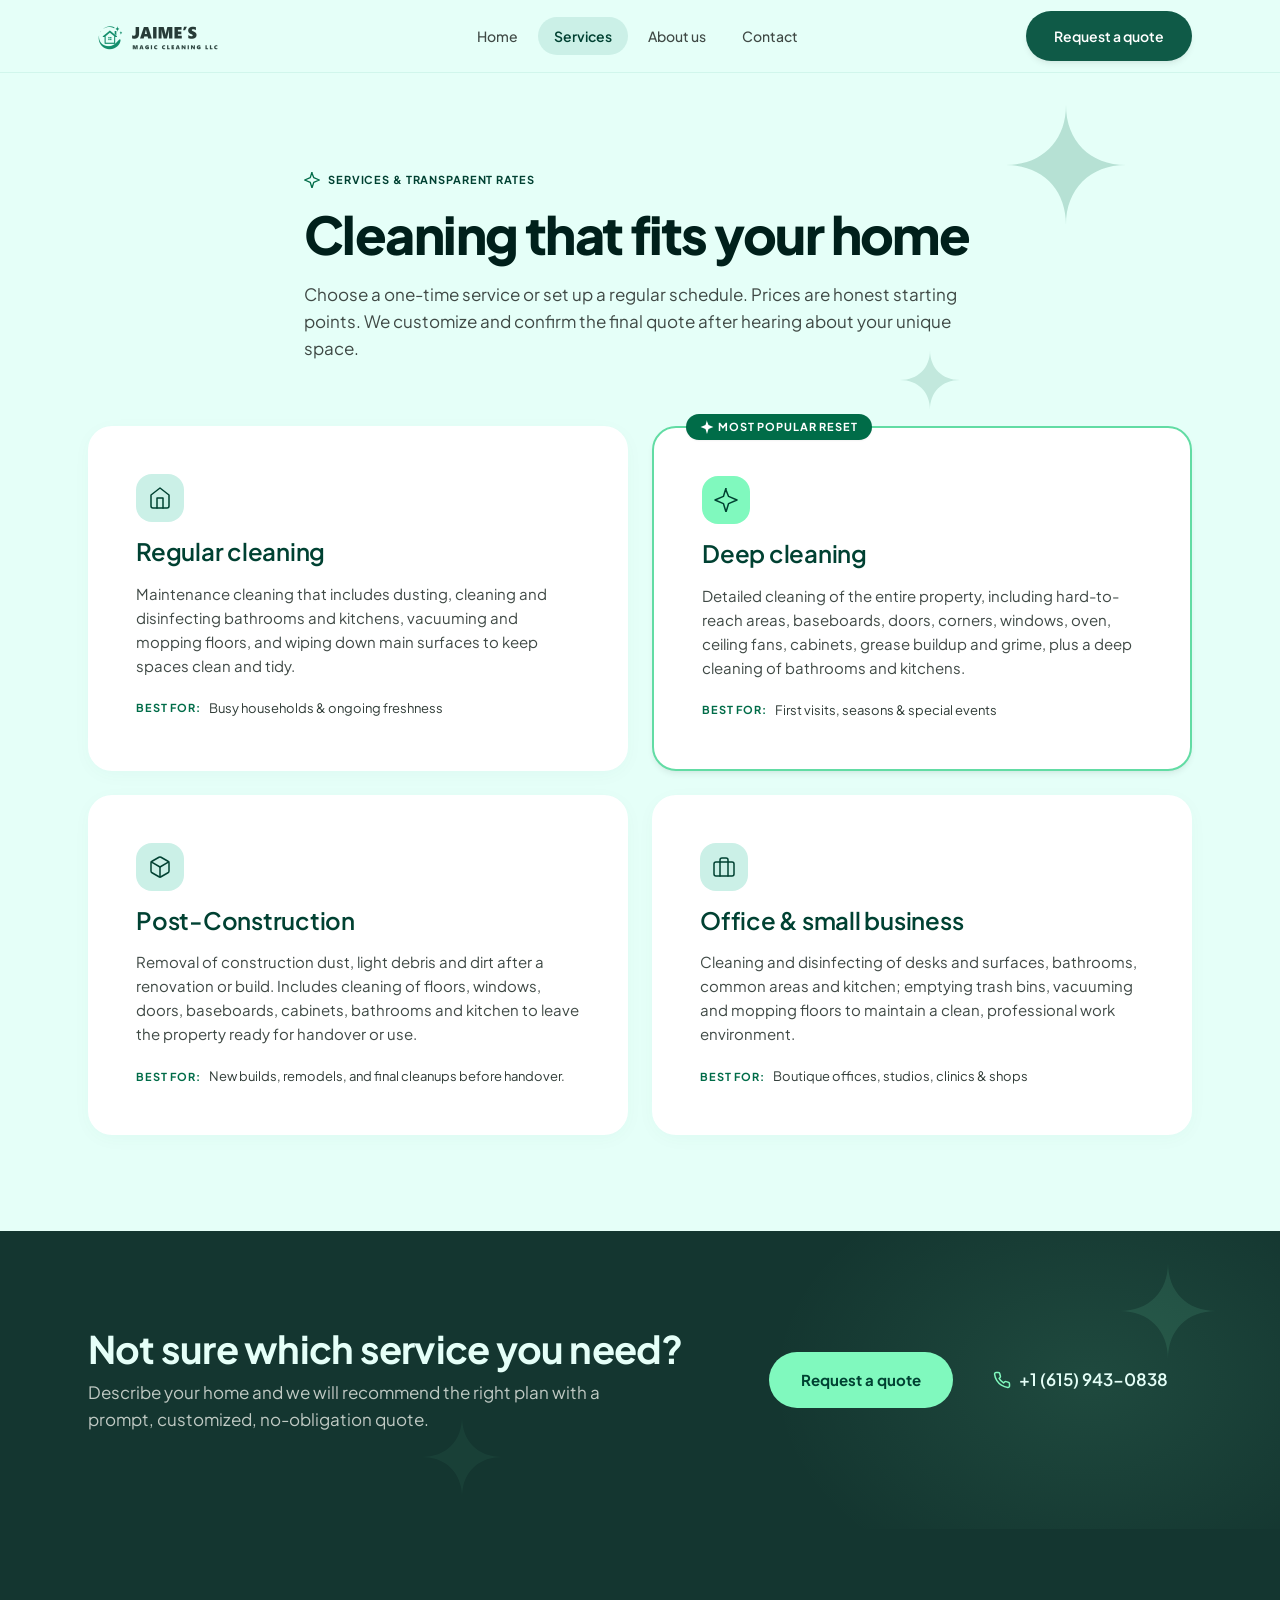
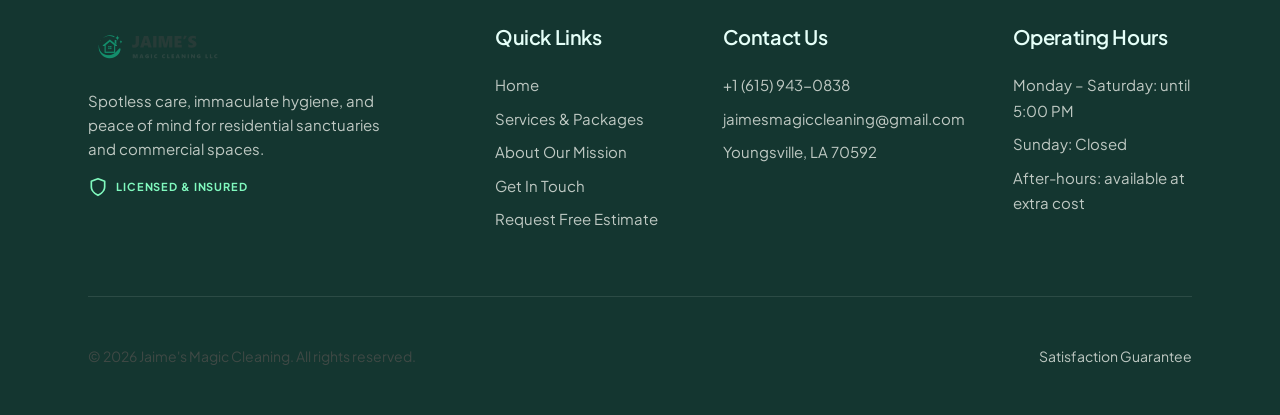
<file: services.html>
<!DOCTYPE html>
<html lang="en">
<head>
  <meta charset="UTF-8">
  <link rel="icon" type="image/png" href="img/favicon.png">
  <meta name="viewport" content="width=device-width, initial-scale=1.0">
  <title>Services - Jaime's Magic Cleaning</title>
  <meta name="description" content="Choose a one-time service or set up a regular schedule. Prices are honest starting points.">
  <link rel="preconnect" href="https://fonts.googleapis.com">
  <link rel="preconnect" href="https://fonts.gstatic.com" crossorigin>
  <link href="https://fonts.googleapis.com/css2?family=Plus+Jakarta+Sans:wght@400;500;600;700;800&display=swap" rel="stylesheet">
  <link rel="stylesheet" href="css/styles.css">
</head>
<body>

  <!-- Header -->
  <header class="header">
    <div class="container header-inner">
      <a href="index.html" class="logo">
        <img src="img/logo-full.png" alt="Jaime's Magic Cleaning LLC" style="height: 2.5rem; width: auto;">
      </a>

      <nav class="nav">
        <a href="index.html" class="nav-link">Home</a>
        <a href="services.html" class="nav-link active">Services</a>
        <a href="about.html" class="nav-link">About us</a>
        <a href="contact.html" class="nav-link">Contact</a>
      </nav>

      <div class="header-actions">
        <a href="https://wa.me/16159430838?text=Hello!%20I%20would%20like%20to%20request%20a%20cleaning%20quote." target="_blank" rel="noopener" class="btn btn-primary">Request a quote</a>
        <button class="mobile-menu-btn" aria-label="Open menu">
          <svg width="24" height="24" viewBox="0 0 24 24" fill="none" stroke="currentColor" stroke-width="2" stroke-linecap="round" stroke-linejoin="round">
            <line x1="3" y1="12" x2="21" y2="12"></line>
            <line x1="3" y1="6" x2="21" y2="6"></line>
            <line x1="3" y1="18" x2="21" y2="18"></line>
          </svg>
        </button>
      </div>
    </div>
  </header>

  <!-- Mobile Menu -->
  <div class="mobile-menu">
    <div class="mobile-menu-header">
      <a href="index.html" class="logo">
        <img src="img/logo-full.png" alt="Jaime's Magic Cleaning LLC" style="height: 2.5rem; width: auto;">
      </a>
      <button class="mobile-menu-close" aria-label="Close menu">
        <svg width="24" height="24" viewBox="0 0 24 24" fill="none" stroke="currentColor" stroke-width="2" stroke-linecap="round" stroke-linejoin="round">
          <line x1="18" y1="6" x2="6" y2="18"></line>
          <line x1="6" y1="6" x2="18" y2="18"></line>
        </svg>
      </button>
    </div>
    <nav class="mobile-menu-links">
      <a href="index.html">Home</a>
      <a href="services.html">Services</a>
      <a href="about.html">About us</a>
      <a href="contact.html">Contact</a>
    </nav>
    <a href="https://wa.me/16159430838?text=Hello!%20I%20would%20like%20to%20request%20a%20cleaning%20quote." target="_blank" rel="noopener" class="btn btn-primary btn-lg">Request a quote</a>
  </div>

  <!-- Page Hero -->
  <section class="page-hero">
    <div class="page-hero-sparkle page-hero-sparkle-1">
      <svg viewBox="0 0 100 100" fill="currentColor">
        <path d="M50 0 C50 30 70 50 100 50 C70 50 50 70 50 100 C50 70 30 50 0 50 C30 50 50 30 50 0 Z"/>
      </svg>
    </div>
    <div class="page-hero-sparkle page-hero-sparkle-2">
      <svg viewBox="0 0 100 100" fill="currentColor">
        <path d="M50 0 C50 30 70 50 100 50 C70 50 50 70 50 100 C50 70 30 50 0 50 C30 50 50 30 50 0 Z"/>
      </svg>
    </div>

    <div class="container page-hero-content">
      <span class="eyebrow">
        <svg viewBox="0 0 24 24" fill="none" stroke="currentColor" stroke-width="2" stroke-linecap="round" stroke-linejoin="round">
          <path d="M12 2L14.59 8.41L23 12L14.59 15.59L12 24L9.41 15.59L1 12L9.41 8.41L12 0Z"/>
        </svg>
        Services & Transparent Rates
      </span>
      <h1>Cleaning that fits your home</h1>
      <p>Choose a one-time service or set up a regular schedule. Prices are honest starting points. We customize and confirm the final quote after hearing about your unique space.</p>
    </div>
  </section>

  <!-- Services Detail -->
  <section class="section" style="padding-top: 0;">
    <div class="container">
     
      <!-- Frequency Selector -->
       <!--
      <div style="display: flex; justify-content: flex-end; margin-bottom: var(--space-xl);">
        <div style="display: inline-flex; padding: 0.375rem; background: var(--surface-container); border-radius: var(--radius-full); box-shadow: var(--shadow-sm);">
          <button id="freq-regular" class="freq-btn active" style="padding: 0.5rem 1.25rem; border-radius: var(--radius-full); font-size: 0.875rem; font-weight: 600; background: var(--surface-container-lowest); color: var(--primary); box-shadow: var(--shadow-sm);">
            Recurring (Save 15%)
          </button>
          <button id="freq-onetime" class="freq-btn" style="padding: 0.5rem 1.25rem; border-radius: var(--radius-full); font-size: 0.875rem; font-weight: 600; color: var(--on-surface-variant);">
            One-Time
          </button>
        </div>
      </div>-->

      <div class="service-detail-list">

        <!-- Regular Cleaning -->
        <div class="service-detail-card">
          <div class="service-detail-header">
            <div class="service-card-icon">
              <svg viewBox="0 0 24 24" fill="none" stroke="currentColor" stroke-width="1.5" stroke-linecap="round" stroke-linejoin="round">
                <path d="M3 9l9-7 9 7v11a2 2 0 0 1-2 2H5a2 2 0 0 1-2-2z"></path>
                <polyline points="9 22 9 12 15 12 15 22"></polyline>
              </svg>
            </div>
            <h3>Regular cleaning</h3>
            <p>Maintenance cleaning that includes dusting, cleaning and disinfecting bathrooms and kitchens, vacuuming and mopping floors, and wiping down main surfaces to keep spaces clean and tidy.</p>
            <div class="service-detail-best">
              <strong>Best for:</strong>
              <span>Busy households & ongoing freshness</span>
            </div>
          </div>
          <!--<div class="service-detail-includes">
            <h4>What's included:</h4>
            <ul>
              <li>
                <svg viewBox="0 0 24 24" fill="currentColor"><path d="M12 2C6.48 2 2 6.48 2 12s4.48 10 10 10 10-4.48 10-10S17.52 2 12 2zm-2 15l-5-5 1.41-1.41L10 14.17l7.59-7.59L19 8l-9 9z"/></svg>
                Dusting of all surfaces
              </li>
              <li>
                <svg viewBox="0 0 24 24" fill="currentColor"><path d="M12 2C6.48 2 2 6.48 2 12s4.48 10 10 10 10-4.48 10-10S17.52 2 12 2zm-2 15l-5-5 1.41-1.41L10 14.17l7.59-7.59L19 8l-9 9z"/></svg>
                Vacuuming & mopping floors
              </li>
              <li>
                <svg viewBox="0 0 24 24" fill="currentColor"><path d="M12 2C6.48 2 2 6.48 2 12s4.48 10 10 10 10-4.48 10-10S17.52 2 12 2zm-2 15l-5-5 1.41-1.41L10 14.17l7.59-7.59L19 8l-9 9z"/></svg>
                Kitchen counters & sink
              </li>
              <li>
                <svg viewBox="0 0 24 24" fill="currentColor"><path d="M12 2C6.48 2 2 6.48 2 12s4.48 10 10 10 10-4.48 10-10S17.52 2 12 2zm-2 15l-5-5 1.41-1.41L10 14.17l7.59-7.59L19 8l-9 9z"/></svg>
                Bathroom scrub & sanitize
              </li>
              <li>
                <svg viewBox="0 0 24 24" fill="currentColor"><path d="M12 2C6.48 2 2 6.48 2 12s4.48 10 10 10 10-4.48 10-10S17.52 2 12 2zm-2 15l-5-5 1.41-1.41L10 14.17l7.59-7.59L19 8l-9 9z"/></svg>
                Beds made & trash emptied
              </li>
              <li>
                <svg viewBox="0 0 24 24" fill="currentColor"><path d="M12 2C6.48 2 2 6.48 2 12s4.48 10 10 10 10-4.48 10-10S17.52 2 12 2zm-2 15l-5-5 1.41-1.41L10 14.17l7.59-7.59L19 8l-9 9z"/></svg>
                Mirrors & glass wiped
              </li>
            </ul>
          </div>-->
        </div>

        <!-- Deep Cleaning (Featured) -->
        <div class="service-detail-card featured">
          <div class="service-detail-badge">
            <svg viewBox="0 0 24 24" fill="currentColor"><path d="M12 2L14.59 8.41L23 12L14.59 15.59L12 24L9.41 15.59L1 12L9.41 8.41L12 0Z"/></svg>
            Most Popular Reset
          </div>
          <div class="service-detail-header">
            <div class="service-card-icon" style="background: var(--secondary-fixed);">
              <svg viewBox="0 0 24 24" fill="none" stroke="currentColor" stroke-width="1.5" stroke-linecap="round" stroke-linejoin="round">
                <path d="M12 2L14.59 8.41L23 12L14.59 15.59L12 24L9.41 15.59L1 12L9.41 8.41L12 0Z"/>
              </svg>
            </div>
            <h3>Deep cleaning</h3>
            <p>Detailed cleaning of the entire property, including hard-to-reach areas, baseboards, doors, corners, windows, oven, ceiling fans, cabinets, grease buildup and grime, plus a deep cleaning of bathrooms and kitchens.</p>
            <div class="service-detail-best">
              <strong>Best for:</strong>
              <span>First visits, seasons & special events</span>
            </div>
          </div>
          <!--<div class="service-detail-includes">
            <h4>What's included:</h4>
            <ul>
              <li>
                <svg viewBox="0 0 24 24" fill="currentColor"><path d="M12 2C6.48 2 2 6.48 2 12s4.48 10 10 10 10-4.48 10-10S17.52 2 12 2zm-2 15l-5-5 1.41-1.41L10 14.17l7.59-7.59L19 8l-9 9z"/></svg>
                <strong>Everything in regular cleaning</strong>
              </li>
              <li>
                <svg viewBox="0 0 24 24" fill="currentColor"><path d="M12 2C6.48 2 2 6.48 2 12s4.48 10 10 10 10-4.48 10-10S17.52 2 12 2zm-2 15l-5-5 1.41-1.41L10 14.17l7.59-7.59L19 8l-9 9z"/></svg>
                Baseboards & door frames
              </li>
              <li>
                <svg viewBox="0 0 24 24" fill="currentColor"><path d="M12 2C6.48 2 2 6.48 2 12s4.48 10 10 10 10-4.48 10-10S17.52 2 12 2zm-2 15l-5-5 1.41-1.41L10 14.17l7.59-7.59L19 8l-9 9z"/></svg>
                Appliance exteriors scrubbed
              </li>
              <li>
                <svg viewBox="0 0 24 24" fill="currentColor"><path d="M12 2C6.48 2 2 6.48 2 12s4.48 10 10 10 10-4.48 10-10S17.52 2 12 2zm-2 15l-5-5 1.41-1.41L10 14.17l7.59-7.59L19 8l-9 9z"/></svg>
                Grout & tile sanitization
              </li>
              <li>
                <svg viewBox="0 0 24 24" fill="currentColor"><path d="M12 2C6.48 2 2 6.48 2 12s4.48 10 10 10 10-4.48 10-10S17.52 2 12 2zm-2 15l-5-5 1.41-1.41L10 14.17l7.59-7.59L19 8l-9 9z"/></svg>
                Light fixtures & vents dusted
              </li>
              <li>
                <svg viewBox="0 0 24 24" fill="currentColor"><path d="M12 2C6.48 2 2 6.48 2 12s4.48 10 10 10 10-4.48 10-10S17.52 2 12 2zm-2 15l-5-5 1.41-1.41L10 14.17l7.59-7.59L19 8l-9 9z"/></svg>
                Behind & under movable furniture
              </li>
            </ul>
          </div>
          <div class="service-detail-pricing">
            <h4>Starting at</h4>
            <p class="price price-display" data-base="210">[PRECIO]</p>
            <p class="price-note">Comprehensive whole-home reset</p>
            <a href="contact.html" class="btn btn-primary" style="background: var(--primary);">Request a quote</a>
          </div>-->
        </div>

        <!-- Post Construction -->
        <div class="service-detail-card">
          <div class="service-detail-header">
            <div class="service-card-icon">
              <svg viewBox="0 0 24 24" fill="none" stroke="currentColor" stroke-width="1.5" stroke-linecap="round" stroke-linejoin="round">
                <path d="M21 16V8a2 2 0 0 0-1-1.73l-7-4a2 2 0 0 0-2 0l-7 4A2 2 0 0 0 3 8v8a2 2 0 0 0 1 1.73l7 4a2 2 0 0 0 2 0l7-4A2 2 0 0 0 21 16z"></path>
                <polyline points="3.27 6.96 12 12.01 20.73 6.96"></polyline>
                <line x1="12" y1="22.08" x2="12" y2="12"></line>
              </svg>
            </div>
            <h3>Post-Construction</h3>
            <p>Removal of construction dust, light debris and dirt after a renovation or build. Includes cleaning of floors, windows, doors, baseboards, cabinets, bathrooms and kitchen to leave the property ready for handover or use.</p>
            <div class="service-detail-best">
              <strong>Best for:</strong>
              <span> New builds, remodels, and final cleanups before handover.</span>
            </div>
          </div>
          <!--<div class="service-detail-includes">
            <h4>What's included:</h4>
            <ul>
              <li>
                <svg viewBox="0 0 24 24" fill="currentColor"><path d="M12 2C6.48 2 2 6.48 2 12s4.48 10 10 10 10-4.48 10-10S17.52 2 12 2zm-2 15l-5-5 1.41-1.41L10 14.17l7.59-7.59L19 8l-9 9z"/></svg>
                Inside cabinets & drawers
              </li>
              <li>
                <svg viewBox="0 0 24 24" fill="currentColor"><path d="M12 2C6.48 2 2 6.48 2 12s4.48 10 10 10 10-4.48 10-10S17.52 2 12 2zm-2 15l-5-5 1.41-1.41L10 14.17l7.59-7.59L19 8l-9 9z"/></svg>
                Inside the fridge & oven
              </li>
              <li>
                <svg viewBox="0 0 24 24" fill="currentColor"><path d="M12 2C6.48 2 2 6.48 2 12s4.48 10 10 10 10-4.48 10-10S17.52 2 12 2zm-2 15l-5-5 1.41-1.41L10 14.17l7.59-7.59L19 8l-9 9z"/></svg>
                Closets, shelving & racks
              </li>
              <li>
                <svg viewBox="0 0 24 24" fill="currentColor"><path d="M12 2C6.48 2 2 6.48 2 12s4.48 10 10 10 10-4.48 10-10S17.52 2 12 2zm-2 15l-5-5 1.41-1.41L10 14.17l7.59-7.59L19 8l-9 9z"/></svg>
                Windowsills, tracks & blinds
              </li>
              <li>
                <svg viewBox="0 0 24 24" fill="currentColor"><path d="M12 2C6.48 2 2 6.48 2 12s4.48 10 10 10 10-4.48 10-10S17.52 2 12 2zm-2 15l-5-5 1.41-1.41L10 14.17l7.59-7.59L19 8l-9 9z"/></svg>
                Floors stripped & sanitized
              </li>
              <li>
                <svg viewBox="0 0 24 24" fill="currentColor"><path d="M12 2C6.48 2 2 6.48 2 12s4.48 10 10 10 10-4.48 10-10S17.52 2 12 2zm-2 15l-5-5 1.41-1.41L10 14.17l7.59-7.59L19 8l-9 9z"/></svg>
                Kitchen & bath intensive scour
              </li>
            </ul>
          </div>
          <div class="service-detail-pricing">
            <h4>Starting at</h4>
            <p class="price price-display" data-base="280">[PRECIO]</p>
            <p class="price-note">Full turnkey empty residence</p>
            <a href="contact.html" class="btn btn-primary">Request a quote</a>
          </div>-->
        </div>

        <!-- Office Cleaning -->
        <div class="service-detail-card">
          <div class="service-detail-header">
            <div class="service-card-icon">
              <svg viewBox="0 0 24 24" fill="none" stroke="currentColor" stroke-width="1.5" stroke-linecap="round" stroke-linejoin="round">
                <rect x="2" y="7" width="20" height="14" rx="2" ry="2"></rect>
                <path d="M16 21V5a2 2 0 0 0-2-2h-4a2 2 0 0 0-2 2v16"></path>
              </svg>
            </div>
            <h3>Office & small business</h3>
            <p>Cleaning and disinfecting of desks and surfaces, bathrooms, common areas and kitchen; emptying trash bins, vacuuming and mopping floors to maintain a clean, professional work environment.
            </p>
            <div class="service-detail-best">
              <strong>Best for:</strong>
              <span>Boutique offices, studios, clinics & shops</span>
            </div>
          </div>
         <!-- <div class="service-detail-includes">
            <h4>What's included:</h4>
            <ul>
              <li>
                <svg viewBox="0 0 24 24" fill="currentColor"><path d="M12 2C6.48 2 2 6.48 2 12s4.48 10 10 10 10-4.48 10-10S17.52 2 12 2zm-2 15l-5-5 1.41-1.41L10 14.17l7.59-7.59L19 8l-9 9z"/></svg>
                Desks & common workstations
              </li>
              <li>
                <svg viewBox="0 0 24 24" fill="currentColor"><path d="M12 2C6.48 2 2 6.48 2 12s4.48 10 10 10 10-4.48 10-10S17.52 2 12 2zm-2 15l-5-5 1.41-1.41L10 14.17l7.59-7.59L19 8l-9 9z"/></svg>
                Kitchenette & break area care
              </li>
              <li>
                <svg viewBox="0 0 24 24" fill="currentColor"><path d="M12 2C6.48 2 2 6.48 2 12s4.48 10 10 10 10-4.48 10-10S17.52 2 12 2zm-2 15l-5-5 1.41-1.41L10 14.17l7.59-7.59L19 8l-9 9z"/></svg>
                Restrooms sanitized & restocked
              </li>
              <li>
                <svg viewBox="0 0 24 24" fill="currentColor"><path d="M12 2C6.48 2 2 6.48 2 12s4.48 10 10 10 10-4.48 10-10S17.52 2 12 2zm-2 15l-5-5 1.41-1.41L10 14.17l7.59-7.59L19 8l-9 9z"/></svg>
                High-traffic entryway floors
              </li>
              <li>
                <svg viewBox="0 0 24 24" fill="currentColor"><path d="M12 2C6.48 2 2 6.48 2 12s4.48 10 10 10 10-4.48 10-10S17.52 2 12 2zm-2 15l-5-5 1.41-1.41L10 14.17l7.59-7.59L19 8l-9 9z"/></svg>
                Trash & recyclables sorted
              </li>
              <li>
                <svg viewBox="0 0 24 24" fill="currentColor"><path d="M12 2C6.48 2 2 6.48 2 12s4.48 10 10 10 10-4.48 10-10S17.52 2 12 2zm-2 15l-5-5 1.41-1.41L10 14.17l7.59-7.59L19 8l-9 9z"/></svg>
                Glass entry partitions polished
              </li>
            </ul>
          </div>
          <div class="service-detail-pricing">
            <h4>Starting at</h4>
            <p class="price price-display" data-base="140">[PRECIO]</p>
            <p class="price-note">Flexible after-hours visits</p>
            <a href="contact.html" class="btn btn-primary">Request a quote</a>
          </div>
        </div>-->
      </div>
    </div>
  </section>


  <!-- Features Showcase 
  <section class="section">
    <div class="container">
      <div class="features-grid">
        <div class="feature-card">
          <div>
            <div class="feature-card-icon">
              <svg viewBox="0 0 24 24" fill="none" stroke="currentColor" stroke-width="1.5" stroke-linecap="round" stroke-linejoin="round">
                <path d="M12 2C6.48 2 2 6.48 2 12s4.48 10 10 10 10-4.48 10-10S17.52 2 12 2zm-2 15l-5-5 1.41-1.41L10 14.17l7.59-7.59L19 8l-9 9z"/></svg>
              </svg>
            </div>
            <h3>100% Plant-Based Formulas</h3>
            <p>Non-toxic, allergen-free botanical concentrates that leave sparkling surfaces and neutral, breezy botanical freshness.</p>
          </div>
          <div class="feature-card-tag">
            <svg viewBox="0 0 24 24" fill="none" stroke="currentColor" stroke-width="2" stroke-linecap="round" stroke-linejoin="round">
              <path d="M12 22s8-4 8-10V5l-8-3-8 3v7c0 6 8 10 8 10z"></path>
            </svg>
            Child & Pet Safe
          </div>
        </div>

        <div class="feature-card-image">
          <div class="feature-card-image-bg"></div>
          <div class="feature-card-image-content">
            <span class="eyebrow">Hospitality Standard</span>
            <h4>Hospital-Grade HEPA Vacuums</h4>
            <p>Filtering 99.97% of airborne dust and pet dander.</p>
          </div>
        </div>

        <div class="feature-card">
          <div>
            <div class="feature-card-icon">
              <svg viewBox="0 0 24 24" fill="none" stroke="currentColor" stroke-width="1.5" stroke-linecap="round" stroke-linejoin="round">
                <path d="M12 22s8-4 8-10V5l-8-3-8 3v7c0 6 8 10 8 10z"></path>
              </svg>
            </div>
            <h3>24-Hour Reclean Guarantee</h3>
            <p>If anything was missed or doesn't meet your spotless expectation, inform us within 24 hours and we'll revisit free of charge.</p>
          </div>
          <div class="feature-card-tag">
            <svg viewBox="0 0 24 24" fill="none" stroke="currentColor" stroke-width="2" stroke-linecap="round" stroke-linejoin="round">
              <path d="M22 11.08V12a10 10 0 1 1-5.93-9.14"></path>
              <polyline points="22 4 12 14.01 9 11.01"></polyline>
            </svg>
            Zero Hassle Peace of Mind
          </div>
        </div>
      </div>
    </div>
  </section>
-->

  <!-- CTA Section -->
  <section class="cta-section">
    <div class="cta-sparkle cta-sparkle-1">
      <svg viewBox="0 0 100 100" fill="currentColor">
        <path d="M50 0 C50 30 70 50 100 50 C70 50 50 70 50 100 C50 70 30 50 0 50 C30 50 50 30 50 0 Z"/>
      </svg>
    </div>
    <div class="cta-sparkle cta-sparkle-2">
      <svg viewBox="0 0 100 100" fill="currentColor">
        <path d="M50 0 C50 30 70 50 100 50 C70 50 50 70 50 100 C50 70 30 50 0 50 C30 50 50 30 50 0 Z"/>
      </svg>
    </div>

    <div class="container cta-content">
      <div class="cta-text">
        <h2>Not sure which service you need?</h2>
        <p>Describe your home and we will recommend the right plan with a prompt, customized, no-obligation quote.</p>
      </div>
      <div class="cta-actions">
        <a href="https://wa.me/16159430838?text=Hello!%20I%20would%20like%20to%20request%20a%20cleaning%20quote." target="_blank" rel="noopener" class="btn btn-light btn-lg">Request a quote</a>
        <a href="tel:+16159430838" class="cta-phone">
          <svg viewBox="0 0 24 24" fill="none" stroke="currentColor" stroke-width="2" stroke-linecap="round" stroke-linejoin="round">
            <path d="M22 16.92v3a2 2 0 0 1-2.18 2 19.79 19.79 0 0 1-8.63-3.07 19.5 19.5 0 0 1-6-6 19.79 19.79 0 0 1-3.07-8.67A2 2 0 0 1 4.11 2h3a2 2 0 0 1 2 1.72 12.84 12.84 0 0 0 .7 2.81 2 2 0 0 1-.45 2.11L8.09 9.91a16 16 0 0 0 6 6l1.27-1.27a2 2 0 0 1 2.11-.45 12.84 12.84 0 0 0 2.81.7A2 2 0 0 1 22 16.92z"></path>
          </svg>
          +1 (615) 943-0838
        </a>
      </div>
    </div>
  </section>

  <!-- Footer -->
  <footer class="footer">
    <div class="container">
      <div class="footer-grid">
        <div class="footer-brand">
          <a href="index.html" class="logo">
            <img src="img/logo-full.png" alt="Jaime's Magic Cleaning LLC" style="height: 2.5rem; width: auto;" onerror="this.onerror=null; this.src='data:image/svg+xml,%3Csvg xmlns=%22http://www.w3.org/2000/svg%22 viewBox=%220 0 200 60%22%3E%3Ctext x=%2210%22 y=%2238%22 font-family=%22Arial%22 font-size=%2224%22 font-weight=%22bold%22 fill=%22%230F5A47%22%3EJAIME%27S MAGIC CLEANING%3C/text%3E%3C/svg%3E'">
          </a>
          <p>Spotless care, immaculate hygiene, and peace of mind for residential sanctuaries and commercial spaces.</p>
          <div class="footer-badges">
            <svg viewBox="0 0 24 24" fill="none" stroke="currentColor" stroke-width="2" stroke-linecap="round" stroke-linejoin="round">
              <path d="M12 22s8-4 8-10V5l-8-3-8 3v7c0 6 8 10 8 10z"></path>
            </svg>
            Licensed & Insured
          </div>
        </div>

        <div class="footer-column">
          <h4>Quick Links</h4>
          <ul>
            <li><a href="index.html">Home</a></li>
            <li><a href="services.html">Services & Packages</a></li>
            <li><a href="about.html">About Our Mission</a></li>
            <li><a href="contact.html">Get In Touch</a></li>
            <li><a href="https://wa.me/16159430838?text=Hello!%20I%20would%20like%20to%20request%20a%20cleaning%20quote." target="_blank" rel="noopener">Request Free Estimate</a></li>
          </ul>
        </div>

        <div class="footer-column">
          <h4>Contact Us</h4>
          <ul>
            <li><a href="tel:+16159430838">+1 (615) 943-0838</a></li>
            <li><a href="mailto:jaimesmagiccleaning@gmail.com">jaimesmagiccleaning@gmail.com</a></li>
            <li><span>Youngsville, LA 70592</span></li>
          </ul>
        </div>

        <div class="footer-column">
          <h4>Operating Hours</h4>
          <ul>
            <li><span>Monday – Saturday: until 5:00 PM</span></li>
            <li><span>Sunday: Closed</span></li>
            <li><span>After-hours: available at extra cost</span></li>
          </ul>
        </div>
      </div>

      <div class="footer-bottom">
        <p>&copy; 2026 Jaime's Magic Cleaning. All rights reserved.</p>
        <div class="footer-legal">
          <a href="#">Satisfaction Guarantee</a>
        </div>
      </div>
    </div>
  </footer>

  <script src="js/script.js"></script>
</body>
</html>
</file>
<file: css/styles.css>
/* ============================================
   JAIME'S MAGIC CLEANING - Fresh Precision
   ============================================ */

:root {
  /* Colors - Fresh Precision Palette */
  --surface: #e5fff8;
  --surface-dim: #bde2d9;
  --surface-bright: #e5fff8;
  --surface-container-lowest: #ffffff;
  --surface-container-low: #d6fbf2;
  --surface-container: #d1f6ec;
  --surface-container-high: #cbf0e7;
  --surface-container-highest: #c5eae1;
  --surface-variant: #c5eae1;

  --on-surface: #00201b;
  --on-surface-variant: #3f4945;

  --primary: #004132;
  --on-primary: #ffffff;
  --primary-container: #0f5a47;
  --on-primary-container: #8ccfb7;

  --secondary: #006c48;
  --on-secondary: #ffffff;
  --secondary-container: #7df6bc;
  --on-secondary-container: #00714b;

  --secondary-fixed: #80f9be;
  --secondary-fixed-dim: #62dca4;
  --on-secondary-fixed: #002113;

  --tertiary: #2f3b36;
  --on-tertiary: #ffffff;
  --tertiary-container: #46524d;
  --on-tertiary-container: #b8c5be;

  --inverse-surface: #143630;
  --inverse-on-surface: #d4f9ef;
  --inverse-primary: #90d4bc;

  --outline: #6f7974;
  --outline-variant: #bfc9c3;

  --background: #e5fff8;
  --on-background: #00201b;

  --error: #ba1a1a;
  --on-error: #ffffff;

  /* Typography */
  --font-family: 'Plus Jakarta Sans', -apple-system, BlinkMacSystemFont, 'Segoe UI', Roboto, sans-serif;

  /* Spacing */
  --space-xs: 0.25rem;
  --space-sm: 0.5rem;
  --space-md: 1rem;
  --space-lg: 1.5rem;
  --space-xl: 2.5rem;
  --space-2xl: 3rem;
  --space-3xl: 4rem;
  --space-4xl: 5rem;
  --space-5xl: 6rem;
  --space-6xl: 7rem;

  /* Border radius */
  --radius-sm: 0.25rem;
  --radius-md: 0.5rem;
  --radius-lg: 0.75rem;
  --radius-xl: 1rem;
  --radius-2xl: 1.5rem;
  --radius-full: 9999px;

  /* Shadows */
  --shadow-sm: 0 1px 2px rgba(0, 0, 0, 0.05);
  --shadow-md: 0 4px 6px -1px rgba(0, 0, 0, 0.07), 0 2px 4px -2px rgba(0, 0, 0, 0.05);
  --shadow-lg: 0 10px 15px -3px rgba(0, 0, 0, 0.08), 0 4px 6px -4px rgba(0, 0, 0, 0.04);
  --shadow-xl: 0 20px 25px -5px rgba(0, 0, 0, 0.1), 0 8px 10px -6px rgba(0, 0, 0, 0.04);
  --shadow-card: 0 4px 20px -2px rgba(15, 90, 71, 0.04);
  --shadow-card-hover: 0 12px 32px -4px rgba(15, 90, 71, 0.08);

  /* Transitions */
  --transition-fast: 150ms ease;
  --transition-base: 250ms ease;
  --transition-slow: 350ms ease;
}

/* ============================================
   RESET & BASE
   ============================================ */

*, *::before, *::after {
  box-sizing: border-box;
  margin: 0;
  padding: 0;
}

html {
  scroll-behavior: smooth;
  -webkit-font-smoothing: antialiased;
  -moz-osx-font-smoothing: grayscale;
}

body {
  font-family: var(--font-family);
  font-size: 1rem;
  line-height: 1.6;
  color: var(--on-surface);
  background-color: var(--background);
  overflow-x: hidden;
}

img {
  max-width: 100%;
  height: auto;
  display: block;
}

a {
  color: inherit;
  text-decoration: none;
}

ul, ol {
  list-style: none;
}

button {
  font-family: inherit;
  cursor: pointer;
  border: none;
  background: none;
}

input, textarea, select {
  font-family: inherit;
  font-size: inherit;
}

/* ============================================
   UTILITY CLASSES
   ============================================ */

.container {
  width: 100%;
  max-width: 75rem;
  margin: 0 auto;
  padding: 0 1.25rem;
}

@media (min-width: 768px) {
  .container {
    padding: 0 1.5rem;
  }
}

@media (min-width: 1024px) {
  .container {
    padding: 0 3rem;
  }
}

/* ============================================
   TYPOGRAPHY
   ============================================ */

h1, h2, h3, h4, h5, h6 {
  font-weight: 700;
  line-height: 1.15;
  color: var(--on-surface);
  letter-spacing: -0.02em;
}

h1 {
  font-size: clamp(2.25rem, 5vw, 3.25rem);
  font-weight: 800;
  letter-spacing: -0.03em;
}

h2 {
  font-size: clamp(1.75rem, 4vw, 2.375rem);
  font-weight: 700;
  letter-spacing: -0.02em;
}

h3 {
  font-size: clamp(1.25rem, 3vw, 1.5rem);
  font-weight: 600;
  letter-spacing: -0.01em;
}

p {
  color: var(--on-surface-variant);
  line-height: 1.6;
}

.eyebrow {
  display: inline-flex;
  align-items: center;
  gap: var(--space-sm);
  font-size: 0.6875rem;
  font-weight: 700;
  letter-spacing: 0.08em;
  text-transform: uppercase;
  color: var(--primary);
  margin-bottom: var(--space-md);
}

.eyebrow svg {
  width: 1rem;
  height: 1rem;
  color: var(--secondary);
}

.section-title {
  margin-bottom: var(--space-md);
}

.section-subtitle {
  font-size: 1.0625rem;
  color: var(--on-surface-variant);
  max-width: 42rem;
}

/* ============================================
   BUTTONS
   ============================================ */

.btn {
  display: inline-flex;
  align-items: center;
  justify-content: center;
  gap: var(--space-sm);
  padding: 0.875rem 1.75rem;
  font-size: 0.875rem;
  font-weight: 600;
  border-radius: var(--radius-full);
  transition: all var(--transition-base);
  white-space: nowrap;
}

.btn svg {
  width: 1.125rem;
  height: 1.125rem;
}

.btn-primary {
  background-color: var(--primary-container);
  color: var(--on-primary);
  box-shadow: var(--shadow-md);
}

.btn-primary:hover {
  background-color: var(--primary);
  transform: translateY(-1px);
  box-shadow: var(--shadow-lg);
}

.btn-secondary {
  background-color: var(--surface-container-high);
  color: var(--primary);
}

.btn-secondary:hover {
  background-color: var(--secondary-fixed);
  color: var(--on-secondary-fixed);
}

.btn-light {
  background-color: var(--secondary-fixed);
  color: var(--primary);
  font-weight: 700;
}

.btn-light:hover {
  background-color: var(--secondary-fixed-dim);
  transform: translateY(-1px);
}

.btn-lg {
  padding: 1rem 2rem;
  font-size: 0.9375rem;
}

/* ============================================
   HEADER / NAVIGATION
   ============================================ */

.header {
  position: sticky;
  top: 0;
  z-index: 100;
  background-color: rgba(229, 255, 248, 0.95);
  backdrop-filter: blur(12px);
  border-bottom: 1px solid var(--surface-container);
}

.header-inner {
  display: flex;
  align-items: center;
  justify-content: space-between;
  height: 4.5rem;
}

.logo {
  display: flex;
  align-items: center;
  gap: var(--space-sm);
  font-weight: 700;
  color: var(--primary);
}

.logo-icon {
  width: 2.5rem;
  height: 2.5rem;
  display: flex;
  align-items: center;
  justify-content: center;
  color: var(--primary);
}

.logo-icon svg {
  width: 2rem;
  height: 2rem;
}

.logo-text {
  display: flex;
  flex-direction: column;
  line-height: 1.1;
}

.logo-text span:first-child {
  font-size: 1.125rem;
  font-weight: 800;
  letter-spacing: -0.01em;
  color: var(--primary);
}

.logo-text span:last-child {
  font-size: 0.625rem;
  font-weight: 600;
  letter-spacing: 0.15em;
  text-transform: uppercase;
  color: var(--secondary);
}

.nav {
  display: none;
  align-items: center;
  gap: var(--space-xs);
}

.nav-link {
  font-size: 0.875rem;
  font-weight: 500;
  color: var(--on-surface-variant);
  padding: 0.5rem 1rem;
  border-radius: var(--radius-full);
  transition: all var(--transition-fast);
}

.nav-link:hover {
  color: var(--primary);
  background-color: var(--surface-container);
}

.nav-link.active {
  color: var(--primary);
  font-weight: 600;
  background-color: var(--surface-container-high);
}

.header-actions {
  display: flex;
  align-items: center;
  gap: var(--space-md);
}

.mobile-menu-btn {
  display: flex;
  align-items: center;
  justify-content: center;
  width: 2.5rem;
  height: 2.5rem;
  border-radius: var(--radius-md);
  color: var(--on-surface-variant);
  transition: background-color var(--transition-fast);
}

.mobile-menu-btn:hover {
  background-color: var(--surface-container);
}

@media (min-width: 768px) {
  .nav {
    display: flex;
  }

  .mobile-menu-btn {
    display: none;
  }
}

/* Mobile menu */
.mobile-menu {
  display: none;
  position: fixed;
  inset: 0;
  z-index: 200;
  background-color: var(--background);
  padding: var(--space-lg);
  flex-direction: column;
}

.mobile-menu.open {
  display: flex;
}

.mobile-menu-header {
  display: flex;
  align-items: center;
  justify-content: space-between;
  margin-bottom: var(--space-2xl);
}

.mobile-menu-close {
  width: 2.5rem;
  height: 2.5rem;
  display: flex;
  align-items: center;
  justify-content: center;
  border-radius: var(--radius-md);
  color: var(--on-surface-variant);
}

.mobile-menu-close:hover {
  background-color: var(--surface-container);
}

.mobile-menu-links {
  display: flex;
  flex-direction: column;
  gap: var(--space-sm);
}

.mobile-menu-links a {
  font-size: 1.25rem;
  font-weight: 600;
  color: var(--on-surface);
  padding: var(--space-md) var(--space-sm);
  border-radius: var(--radius-md);
  transition: all var(--transition-fast);
}

.mobile-menu-links a:hover {
  color: var(--primary);
  background-color: var(--surface-container);
}

.mobile-menu .btn {
  margin-top: auto;
  width: 100%;
}

/* ============================================
   HERO SECTION
   ============================================ */

.hero {
  position: relative;
  padding: var(--space-4xl) 0;
  background: var(--background);
  overflow: hidden;
}

.hero::before {
  content: '';
  position: absolute;
  top: -6rem;
  right: 25%;
  width: 24rem;
  height: 24rem;
  background: var(--secondary-fixed);
  opacity: 0.3;
  border-radius: 50%;
  filter: blur(4rem);
  pointer-events: none;
}

.hero::after {
  content: '';
  position: absolute;
  bottom: 0;
  left: 2.5rem;
  width: 18rem;
  height: 18rem;
  background: var(--surface-container-high);
  opacity: 0.4;
  border-radius: 50%;
  filter: blur(3rem);
  pointer-events: none;
}

.hero-grid {
  display: grid;
  gap: var(--space-3xl);
  align-items: center;
  position: relative;
  z-index: 1;
}

@media (min-width: 1024px) {
  .hero-grid {
    grid-template-columns: 7fr 5fr;
  }
}

.hero-badge {
  display: inline-flex;
  align-items: center;
  gap: var(--space-sm);
  padding: 0.375rem 1rem;
  background-color: var(--surface-container-high);
  border-radius: var(--radius-full);
  font-size: 0.6875rem;
  font-weight: 700;
  letter-spacing: 0.08em;
  text-transform: uppercase;
  color: var(--primary);
  margin-bottom: var(--space-lg);
  box-shadow: var(--shadow-sm);
}

.hero-badge svg {
  width: 1rem;
  height: 1rem;
  color: var(--secondary);
}

.hero-title {
  margin-bottom: var(--space-lg);
}

.hero-title .highlight {
  color: var(--secondary);
}

.hero-description {
  font-size: 1.0625rem;
  color: var(--on-surface-variant);
  margin-bottom: var(--space-xl);
  max-width: 32rem;
}

.hero-actions {
  display: flex;
  flex-wrap: wrap;
  gap: var(--space-md);
  margin-bottom: var(--space-xl);
}

.hero-features {
  display: flex;
  flex-wrap: wrap;
  gap: var(--space-lg);
}

.hero-feature {
  display: flex;
  align-items: center;
  gap: var(--space-sm);
  font-size: 0.8125rem;
  font-weight: 500;
  color: var(--on-surface);
}

.hero-feature svg {
  width: 1.25rem;
  height: 1.25rem;
  color: var(--secondary);
  flex-shrink: 0;
}

/* Hero visual */
.hero-visual {
  position: relative;
  display: flex;
  justify-content: center;
  align-items: center;
}

.hero-image-frame {
  position: relative;
  z-index: 1;
  width: 100%;
  max-width: 26rem;
  aspect-ratio: 4 / 3;
}

/* Soft mint glow peeking out from behind the photo */
.hero-image-frame::before {
  content: '';
  position: absolute;
  inset: 1.5rem -1.25rem -1.25rem 1.5rem;
  z-index: -1;
  background: var(--secondary-fixed);
  opacity: 0.4;
  border-radius: var(--radius-2xl);
  filter: blur(2.5rem);
  pointer-events: none;
}

/* Framed photo: white border + soft layered shadow */
.hero-image-frame img {
  width: 100%;
  height: 100%;
  object-fit: cover;
  border-radius: var(--radius-2xl);
  border: 0.5rem solid var(--surface-container-lowest);
  box-shadow:
    0 28px 55px -15px rgba(0, 65, 50, 0.32),
    0 10px 22px -12px rgba(0, 65, 50, 0.18),
    0 0 0 1px rgba(0, 65, 50, 0.05);
  transition: transform var(--transition-base), box-shadow var(--transition-base);
}

@media (hover: hover) {
  .hero-image-frame img:hover {
    transform: translateY(-0.375rem);
    box-shadow:
      0 36px 66px -18px rgba(0, 65, 50, 0.36),
      0 14px 26px -12px rgba(0, 65, 50, 0.2),
      0 0 0 1px rgba(0, 65, 50, 0.05);
  }
}

.hero-ring {
  position: absolute;
  inset: 0;
  width: 100%;
  height: 100%;
  transform: rotate(-45deg);
}

.hero-ring circle {
  fill: none;
  stroke: var(--secondary);
  stroke-width: 4;
  stroke-linecap: round;
  stroke-dasharray: 210 70;
  opacity: 0.9;
}

.hero-image-placeholder {
  width: 17rem;
  height: 17rem;
  border-radius: 50%;
  background: linear-gradient(135deg, var(--surface-container) 0%, var(--surface-container-high) 100%);
  display: flex;
  flex-direction: column;
  align-items: center;
  justify-content: center;
  gap: var(--space-sm);
  color: var(--primary);
  font-size: 0.875rem;
  font-weight: 500;
  overflow: hidden;
  box-shadow: var(--shadow-xl);
  position: relative;
}

@media (min-width: 640px) {
  .hero-image-placeholder {
    width: 21rem;
    height: 21rem;
  }
}

.hero-image-placeholder::before {
  content: '';
  position: absolute;
  inset: 0;
  background: var(--primary);
  opacity: 0.2;
  backdrop-filter: blur(2px);
}

.hero-image-placeholder-content {
  position: relative;
  z-index: 1;
  text-align: center;
  padding: var(--space-lg);
}

.hero-image-placeholder-content svg {
  width: 2.5rem;
  height: 2.5rem;
  margin-bottom: var(--space-sm);
  color: var(--surface-bright);
}

.hero-image-placeholder-content span {
  display: block;
  color: var(--surface-bright);
}

.hero-image-placeholder-content span:first-of-type {
  font-size: 0.875rem;
  font-weight: 600;
  letter-spacing: 0.05em;
  text-transform: uppercase;
}

.hero-image-placeholder-content span:last-of-type {
  font-size: 0.8125rem;
  color: var(--surface-dim);
  margin-top: var(--space-xs);
}

/* Decorative sparkles */
.sparkle {
  position: absolute;
  color: var(--secondary);
  pointer-events: none;
}

.sparkle svg {
  width: 100%;
  height: 100%;
}

.sparkle-1 {
  top: -0.5rem;
  right: 2rem;
  width: 2rem;
  height: 2rem;
}

.sparkle-2 {
  top: 3rem;
  right: -0.5rem;
  width: 1.25rem;
  height: 1.25rem;
  color: var(--secondary-fixed-dim);
}

.sparkle-3 {
  bottom: 15%;
  right: 8%;
  width: 1.5rem;
  height: 1.5rem;
}

/* ============================================
   SECTIONS
   ============================================ */

.section {
  padding: var(--space-5xl) 0;
}

.section-alt {
  background-color: var(--surface-container-lowest);
}

.section-header {
  margin-bottom: var(--space-3xl);
}

.section-header-center {
  text-align: center;
  max-width: 48rem;
  margin-left: auto;
  margin-right: auto;
}

/* ============================================
   SERVICE CARDS (Home)
   ============================================ */

.services-grid {
  display: grid;
  gap: var(--space-lg);
}

@media (min-width: 640px) {
  .services-grid {
    grid-template-columns: repeat(2, 1fr);
  }
}

@media (min-width: 1024px) {
  .services-grid {
    grid-template-columns: repeat(4, 1fr);
  }
}

.service-card {
  background-color: var(--surface);
  border-radius: var(--radius-xl);
  padding: var(--space-xl);
  display: flex;
  flex-direction: column;
  justify-content: space-between;
  box-shadow: var(--shadow-card);
  transition: all var(--transition-base);
}

.service-card:hover {
  box-shadow: var(--shadow-card-hover);
  transform: translateY(-2px);
}

.service-card-icon {
  width: 3rem;
  height: 3rem;
  display: flex;
  align-items: center;
  justify-content: center;
  background-color: var(--surface-container-high);
  border-radius: var(--radius-lg);
  margin-bottom: var(--space-lg);
  color: var(--primary);
  transition: all var(--transition-base);
}

.service-card:hover .service-card-icon {
  background-color: var(--primary);
  color: var(--surface-bright);
}

.service-card-icon svg {
  width: 1.5rem;
  height: 1.5rem;
}

.service-card h3 {
  font-size: 1.25rem;
  margin-bottom: var(--space-sm);
}

.service-card p {
  font-size: 0.9375rem;
  color: var(--on-surface-variant);
  margin-bottom: var(--space-lg);
  flex-grow: 1;
}

.service-card-link {
  display: inline-flex;
  align-items: center;
  gap: var(--space-xs);
  font-size: 0.875rem;
  font-weight: 600;
  color: var(--secondary);
  transition: gap var(--transition-fast);
}

.service-card-link:hover {
  gap: var(--space-sm);
  color: var(--primary);
}

.service-card-link svg {
  width: 1rem;
  height: 1rem;
}

/* ============================================
   STEPS SECTION
   ============================================ */

.steps-grid {
  --steps-gap: var(--space-xl);
  display: grid;
  gap: var(--steps-gap);
  position: relative;
}

@media (min-width: 768px) {
  .steps-grid {
    grid-template-columns: repeat(3, 1fr);
  }

  /* Connector: one segment per step, running from this number circle to the
     next one. Drawn per step (instead of a single absolute line) so it stays
     aligned with the circles at any container width. */
  .step:not(:last-child)::after {
    content: '';
    position: absolute;
    top: calc(var(--space-lg) + 1.5rem);
    left: 3rem;
    right: calc(-1 * var(--steps-gap));
    height: 2px;
    background-color: var(--surface-container-highest);
    z-index: -1;
  }
}

.step {
  position: relative;
  z-index: 1;
  padding-top: var(--space-lg);
}

.step-number {
  width: 3rem;
  height: 3rem;
  display: flex;
  align-items: center;
  justify-content: center;
  background-color: var(--primary);
  color: var(--on-primary);
  font-weight: 700;
  font-size: 1.25rem;
  border-radius: 50%;
  margin-bottom: var(--space-lg);
  box-shadow: var(--shadow-md);
}

.step h3 {
  font-size: 1.25rem;
  margin-bottom: var(--space-sm);
}

.step p {
  font-size: 0.9375rem;
  color: var(--on-surface-variant);
  max-width: 20rem;
}

/* ============================================
   SPLIT SECTION (Image + Content)
   ============================================ */

.split-grid {
  display: grid;
  gap: var(--space-3xl);
  align-items: center;
}

@media (min-width: 1024px) {
  .split-grid {
    grid-template-columns: 6fr 6fr;
    gap: var(--space-4xl);
  }
}

.split-image {
  position: relative;
}

.split-image-glow {
  position: absolute;
  inset: -1rem;
  background: var(--secondary-fixed);
  opacity: 0.2;
  border-radius: var(--radius-2xl);
  filter: blur(2rem);
  z-index: -1;
}

.split-image-placeholder {
  width: 100%;
  aspect-ratio: 4/3;
  background: linear-gradient(135deg, var(--surface-container) 0%, var(--surface-container-high) 100%);
  border-radius: var(--radius-2xl);
  display: flex;
  flex-direction: column;
  align-items: center;
  justify-content: center;
  gap: var(--space-sm);
  color: var(--primary);
  font-size: 0.875rem;
  font-weight: 500;
  overflow: hidden;
  position: relative;
  box-shadow: var(--shadow-lg);
}

.split-image-placeholder::before {
  content: '';
  position: absolute;
  inset: 0;
  background: linear-gradient(to top, var(--primary) 0%, transparent 50%);
  opacity: 0.3;
}

.split-image-placeholder-content {
  position: relative;
  z-index: 1;
  text-align: center;
  padding: var(--space-lg);
}

.split-image-placeholder-content span {
  display: block;
  color: var(--surface-bright);
}

.split-image-placeholder-content span:first-of-type {
  font-size: 0.75rem;
  letter-spacing: 0.1em;
  text-transform: uppercase;
  margin-bottom: var(--space-xs);
}

.split-image-placeholder-content span:last-of-type {
  font-size: 0.875rem;
  color: var(--surface-dim);
}

/* Real photo in the split section: white frame + layered shadow (same language as the hero) */
.split-image-photo {
  position: relative;
  z-index: 1;
  display: block;
  width: 100%;
  aspect-ratio: 1 / 1;
  object-fit: cover;
  border-radius: var(--radius-2xl);
  border: 0.5rem solid var(--surface-container-lowest);
  box-shadow:
    0 28px 55px -15px rgba(0, 65, 50, 0.32),
    0 10px 22px -12px rgba(0, 65, 50, 0.18),
    0 0 0 1px rgba(0, 65, 50, 0.05);
  transition: transform var(--transition-base), box-shadow var(--transition-base);
}

@media (hover: hover) {
  .split-image-photo:hover {
    transform: translateY(-0.375rem);
    box-shadow:
      0 36px 66px -18px rgba(0, 65, 50, 0.36),
      0 14px 26px -12px rgba(0, 65, 50, 0.2),
      0 0 0 1px rgba(0, 65, 50, 0.05);
  }
}

.split-image-caption {
  position: relative;
  z-index: 1;
  margin-top: var(--space-md);
  font-size: 0.875rem;
  color: var(--on-surface-variant);
  text-align: center;
}

.split-content h2 {
  margin-bottom: var(--space-lg);
}

.split-content > p {
  margin-bottom: var(--space-xl);
}

.check-list {
  display: flex;
  flex-direction: column;
  gap: var(--space-md);
  margin-bottom: var(--space-xl);
}

.check-list-item {
  display: flex;
  align-items: flex-start;
  gap: var(--space-md);
}

.check-list-item-icon {
  width: 1.5rem;
  height: 1.5rem;
  display: flex;
  align-items: center;
  justify-content: center;
  background-color: var(--surface-container);
  border-radius: 50%;
  flex-shrink: 0;
  margin-top: 0.125rem;
  color: var(--secondary);
}

.check-list-item-icon svg {
  width: 0.875rem;
  height: 0.875rem;
}

.check-list-item-content h4 {
  font-size: 1rem;
  font-weight: 600;
  margin-bottom: var(--space-xs);
}

.check-list-item-content p {
  font-size: 0.875rem;
  color: var(--on-surface-variant);
}

/* ============================================
   REVIEWS SECTION
   ============================================ */

.reviews-grid {
  display: grid;
  gap: var(--space-lg);
}

@media (min-width: 768px) {
  .reviews-grid {
    grid-template-columns: repeat(3, 1fr);
  }
}

.review-card {
  background-color: var(--surface-container-lowest);
  border-radius: var(--radius-xl);
  padding: var(--space-xl);
  box-shadow: var(--shadow-card);
  display: flex;
  flex-direction: column;
  justify-content: space-between;
  gap: var(--space-lg);
  transition: all var(--transition-base);
}

.review-card:hover {
  box-shadow: var(--shadow-card-hover);
}

.review-stars {
  display: flex;
  align-items: center;
  gap: 0.25rem;
  color: var(--secondary);
  margin-bottom: var(--space-md);
}

.review-stars svg {
  width: 1.25rem;
  height: 1.25rem;
  fill: currentColor;
}

.review-card p {
  font-size: 1.0625rem;
  color: var(--on-surface);
  font-style: italic;
  flex-grow: 1;
}

.review-author {
  display: flex;
  align-items: center;
  gap: var(--space-md);
  padding-top: var(--space-md);
}

.review-author-avatar {
  width: 2.5rem;
  height: 2.5rem;
  border-radius: 50%;
  background-color: var(--surface-container-high);
  display: flex;
  align-items: center;
  justify-content: center;
  font-weight: 600;
  font-size: 0.875rem;
  color: var(--primary);
}

.review-author-info h4 {
  font-size: 0.875rem;
  font-weight: 600;
}

.review-author-info p {
  font-size: 0.8125rem;
  color: var(--on-surface-variant);
  margin: 0;
}

/* ============================================
   CTA SECTION
   ============================================ */

.cta-section {
  background: var(--inverse-surface);
  color: var(--inverse-on-surface);
  padding: var(--space-5xl) 0;
  position: relative;
  overflow: hidden;
}

.cta-section::before {
  content: '';
  position: absolute;
  top: -25%;
  right: -10%;
  width: 50%;
  height: 150%;
  background: radial-gradient(ellipse, var(--secondary-fixed) 0%, transparent 70%);
  opacity: 0.1;
  pointer-events: none;
}

.cta-sparkle {
  position: absolute;
  color: var(--secondary-fixed);
  opacity: 0.1;
  pointer-events: none;
}

.cta-sparkle-1 {
  top: 2rem;
  right: 4rem;
  width: 6rem;
  height: 6rem;
}

.cta-sparkle-2 {
  bottom: 2rem;
  left: 33%;
  width: 5rem;
  height: 5rem;
  opacity: 0.05;
}

.cta-content {
  display: flex;
  flex-direction: column;
  align-items: center;
  text-align: center;
  gap: var(--space-xl);
  position: relative;
  z-index: 1;
}

@media (min-width: 768px) {
  .cta-content {
    flex-direction: row;
    justify-content: space-between;
    text-align: left;
  }
}

.cta-text h2 {
  color: var(--surface-bright);
  margin-bottom: var(--space-sm);
}

.cta-text p {
  color: var(--outline-variant);
  font-size: 1.0625rem;
  max-width: 32rem;
}

.cta-actions {
  display: flex;
  flex-direction: column;
  align-items: center;
  gap: var(--space-md);
}

@media (min-width: 640px) {
  .cta-actions {
    flex-direction: row;
  }
}

.cta-phone {
  display: flex;
  align-items: center;
  gap: var(--space-sm);
  color: var(--surface-bright);
  font-weight: 600;
  font-size: 1.0625rem;
  padding: 0.875rem 1.5rem;
  border-radius: var(--radius-full);
  transition: all var(--transition-fast);
}

.cta-phone:hover {
  background-color: var(--tertiary-container);
}

.cta-phone svg {
  width: 1.125rem;
  height: 1.125rem;
  color: var(--secondary-fixed);
}

/* ============================================
   FOOTER
   ============================================ */

.footer {
  background-color: var(--inverse-surface);
  color: var(--inverse-on-surface);
  padding: var(--space-5xl) 0 var(--space-2xl);
}

.footer-grid {
  display: grid;
  gap: var(--space-2xl);
  margin-bottom: var(--space-3xl);
  grid-template-columns: 1fr;
  min-width: 0;
}

@media (min-width: 768px) {
  .footer-grid {
    grid-template-columns: 2fr 1fr 1fr 1fr;
  }
}

.footer-brand .logo {
  color: var(--surface-bright);
  margin-bottom: var(--space-lg);
}

.footer-brand .logo-icon {
  color: var(--secondary-fixed);
}

.footer-brand .logo-text span:first-child {
  color: var(--surface-bright);
}

.footer-brand .logo-text span:last-child {
  color: var(--secondary-fixed);
}

.footer-brand p {
  color: var(--outline-variant);
  font-size: 0.9375rem;
  max-width: 20rem;
}

.footer-badges {
  display: flex;
  align-items: center;
  gap: var(--space-sm);
  margin-top: var(--space-md);
  color: var(--secondary-fixed);
  font-size: 0.6875rem;
  font-weight: 700;
  letter-spacing: 0.08em;
  text-transform: uppercase;
}

.footer-badges svg {
  width: 1.25rem;
  height: 1.25rem;
}

.footer-column h4 {
  color: var(--surface-bright);
  font-size: 1.25rem;
  font-weight: 600;
  margin-bottom: var(--space-lg);
}

.footer-column ul {
  display: flex;
  flex-direction: column;
  gap: var(--space-sm);
}

.footer-column a {
  color: var(--outline-variant);
  font-size: 0.9375rem;
  transition: color var(--transition-fast);
}

.footer-column a:hover {
  color: var(--surface-bright);
}

.footer-column span {
  color: var(--outline-variant);
  font-size: 0.9375rem;
}

.footer-bottom {
  display: flex;
  flex-direction: column;
  align-items: center;
  gap: var(--space-md);
  padding-top: var(--space-2xl);
  border-top: 1px solid rgba(255, 255, 255, 0.1);
  font-size: 0.875rem;
  color: var(--outline);
}

@media (min-width: 768px) {
  .footer-bottom {
    flex-direction: row;
    justify-content: space-between;
  }
}

.footer-legal {
  display: flex;
  gap: var(--space-lg);
}

.footer-legal a {
  color: var(--outline-variant);
  transition: color var(--transition-fast);
}

.footer-legal a:hover {
  color: var(--surface-bright);
}

/* ============================================
   PAGE HERO (Inner pages)
   ============================================ */

.page-hero {
  background: var(--background);
  padding: var(--space-5xl) 0 var(--space-3xl);
  position: relative;
  overflow: hidden;
}

.page-hero-sparkle {
  position: absolute;
  color: var(--secondary);
  opacity: 0.2;
  pointer-events: none;
}

.page-hero-sparkle-1 {
  top: 2rem;
  right: 12%;
  width: 7.5rem;
  height: 7.5rem;
}

.page-hero-sparkle-2 {
  bottom: 1rem;
  right: 25%;
  width: 3.75rem;
  height: 3.75rem;
  opacity: 0.15;
}

.page-hero-content {
  max-width: 48rem;
  position: relative;
  z-index: 1;
}

.page-hero h1 {
  margin-bottom: var(--space-md);
}

.page-hero p {
  font-size: 1.0625rem;
  color: var(--on-surface-variant);
}

/* ============================================
   SERVICES PAGE - Detailed Cards
   ============================================ */

.service-detail-list {
  display: grid;
  grid-template-columns: minmax(0, 1fr);
  gap: var(--space-lg);
}

@media (min-width: 768px) {
  .service-detail-list {
    grid-template-columns: repeat(2, minmax(0, 1fr));
  }
}

.service-detail-card {
  background-color: var(--surface-container-lowest);
  border-radius: var(--radius-2xl);
  padding: var(--space-2xl);
  display: grid;
  gap: var(--space-xl);
  align-content: start;
  box-shadow: var(--shadow-card);
  transition: all var(--transition-base);
}

.service-detail-card:hover {
  box-shadow: var(--shadow-card-hover);
}

.service-detail-card.featured {
  box-shadow: var(--shadow-md);
  border: 2px solid var(--secondary-fixed-dim);
  position: relative;
}

.service-detail-badge {
  position: absolute;
  top: -0.875rem;
  left: 2rem;
  background-color: var(--secondary);
  color: var(--on-secondary);
  padding: 0.25rem 0.875rem;
  border-radius: var(--radius-full);
  font-size: 0.6875rem;
  font-weight: 700;
  letter-spacing: 0.08em;
  text-transform: uppercase;
  display: flex;
  align-items: center;
  gap: 0.25rem;
  box-shadow: var(--shadow-sm);
}

.service-detail-badge svg {
  width: 0.875rem;
  height: 0.875rem;
}

.service-detail-header {
  display: flex;
  flex-direction: column;
  gap: var(--space-md);
}

.service-detail-header .service-card-icon {
  margin-bottom: 0;
  border-radius: var(--radius-xl);
}

.service-detail-header h3 {
  font-size: 1.5rem;
  color: var(--primary);
}

.service-detail-header p {
  font-size: 0.9375rem;
  color: var(--on-surface-variant);
}

.service-detail-best {
  display: flex;
  align-items: center;
  gap: var(--space-sm);
  font-size: 0.8125rem;
  margin-top: var(--space-xs);
}

.service-detail-best strong {
  color: var(--secondary);
  font-weight: 700;
  text-transform: uppercase;
  letter-spacing: 0.08em;
  font-size: 0.6875rem;
}

.service-detail-best span {
  color: var(--tertiary);
}

.service-detail-includes {
  background-color: var(--surface-container-low);
  padding: var(--space-lg);
  border-radius: var(--radius-xl);
}

.service-detail-includes h4 {
  font-size: 0.6875rem;
  font-weight: 700;
  letter-spacing: 0.08em;
  text-transform: uppercase;
  color: var(--primary);
  margin-bottom: var(--space-md);
}

.service-detail-includes ul {
  display: grid;
  grid-template-columns: 1fr;
  gap: var(--space-sm);
}

@media (min-width: 640px) {
  .service-detail-includes ul {
    grid-template-columns: 1fr 1fr;
  }
}

.service-detail-includes li {
  display: flex;
  align-items: flex-start;
  gap: var(--space-sm);
  font-size: 0.8125rem;
  color: var(--on-surface);
}

.service-detail-includes li svg {
  width: 1rem;
  height: 1rem;
  color: var(--secondary);
  flex-shrink: 0;
  margin-top: 0.125rem;
}

.service-detail-pricing {
  text-align: left;
}

@media (min-width: 1024px) {
  .service-detail-pricing {
    text-align: right;
  }
}

.service-detail-pricing h4 {
  font-size: 0.6875rem;
  font-weight: 700;
  letter-spacing: 0.08em;
  text-transform: uppercase;
  color: var(--outline);
  margin-bottom: var(--space-sm);
}

.service-detail-pricing .price {
  font-size: 2.375rem;
  font-weight: 700;
  color: var(--primary);
  margin-bottom: var(--space-xs);
}

.service-detail-pricing .price-note {
  font-size: 0.6875rem;
  color: var(--outline);
  margin-bottom: var(--space-lg);
}

/* ============================================
   ADD-ONS SECTION
   ============================================ */

.addons-header {
  display: flex;
  flex-direction: column;
  gap: var(--space-md);
  margin-bottom: var(--space-xl);
}

@media (min-width: 768px) {
  .addons-header {
    flex-direction: row;
    align-items: flex-end;
    justify-content: space-between;
  }
}

.addons-counter {
  display: none;
  align-items: center;
  gap: var(--space-sm);
  padding: 0.5rem 1rem;
  background-color: var(--surface-container);
  border-radius: var(--radius-full);
}

@media (min-width: 768px) {
  .addons-counter {
    display: flex;
  }
}

.addons-counter svg {
  width: 1rem;
  height: 1rem;
  color: var(--secondary);
}

.addons-counter span {
  font-size: 0.875rem;
  font-weight: 600;
  color: var(--primary);
}

.addons-grid {
  display: flex;
  flex-wrap: wrap;
  gap: var(--space-md);
  margin-bottom: var(--space-xl);
}

.addon-chip {
  display: inline-flex;
  align-items: center;
  gap: var(--space-sm);
  padding: 0.625rem 1.25rem;
  background-color: var(--surface-container-lowest);
  border: none;
  border-radius: var(--radius-full);
  font-size: 0.9375rem;
  color: var(--on-surface);
  box-shadow: var(--shadow-sm);
  cursor: pointer;
  transition: all var(--transition-fast);
}

.addon-chip:hover {
  background-color: var(--surface-container);
}

.addon-chip.selected {
  background-color: var(--secondary-container);
  color: var(--on-secondary-container);
  font-weight: 600;
}

.addon-chip .chip-icon {
  width: 1rem;
  height: 1rem;
  color: var(--secondary);
  transition: transform var(--transition-fast);
}

.addon-chip:hover .chip-icon {
  transform: scale(1.1);
}

.addon-chip .chip-price {
  font-size: 0.6875rem;
  color: var(--outline);
  margin-left: 0.25rem;
}

.addons-note {
  display: flex;
  flex-direction: column;
  gap: var(--space-sm);
  padding-top: var(--space-md);
}

@media (min-width: 640px) {
  .addons-note {
    flex-direction: row;
    align-items: center;
    justify-content: space-between;
  }
}

.addons-note p {
  font-size: 0.8125rem;
  color: var(--on-surface-variant);
  display: flex;
  align-items: center;
  gap: var(--space-sm);
}

.addons-note p svg {
  width: 1rem;
  height: 1rem;
  color: var(--secondary);
}

.addons-note .price-fixed {
  font-size: 0.6875rem;
  font-weight: 700;
  color: var(--primary);
  text-transform: uppercase;
  letter-spacing: 0.08em;
}

/* ============================================
   FEATURES SHOWCASE (Services page)
   ============================================ */

.features-grid {
  display: grid;
  gap: var(--space-lg);
}

@media (min-width: 768px) {
  .features-grid {
    grid-template-columns: repeat(3, 1fr);
  }
}

.feature-card {
  background-color: var(--surface-container-lowest);
  border-radius: var(--radius-2xl);
  padding: var(--space-xl);
  box-shadow: var(--shadow-card);
  display: flex;
  flex-direction: column;
  justify-content: space-between;
  transition: all var(--transition-base);
}

.feature-card:hover {
  box-shadow: var(--shadow-card-hover);
}

.feature-card-icon {
  width: 2.5rem;
  height: 2.5rem;
  display: flex;
  align-items: center;
  justify-content: center;
  background-color: var(--surface-container-high);
  border-radius: var(--radius-lg);
  margin-bottom: var(--space-lg);
  color: var(--primary);
}

.feature-card-icon svg {
  width: 1.25rem;
  height: 1.25rem;
}

.feature-card h3 {
  font-size: 1.25rem;
  color: var(--primary);
  margin-bottom: var(--space-sm);
}

.feature-card p {
  font-size: 0.8125rem;
  color: var(--on-surface-variant);
  margin-bottom: var(--space-lg);
  flex-grow: 1;
}

.feature-card-tag {
  display: flex;
  align-items: center;
  gap: var(--space-sm);
  color: var(--secondary);
  font-size: 0.6875rem;
  font-weight: 700;
  text-transform: uppercase;
  letter-spacing: 0.08em;
  padding-top: var(--space-md);
}

.feature-card-tag svg {
  width: 1rem;
  height: 1rem;
}

.feature-card-image {
  border-radius: var(--radius-2xl);
  overflow: hidden;
  position: relative;
  min-height: 13.75rem;
  box-shadow: var(--shadow-card);
  display: flex;
  flex-direction: column;
  justify-content: flex-end;
  padding: var(--space-xl);
}

.feature-card-image-bg {
  position: absolute;
  inset: 0;
  background: linear-gradient(135deg, var(--surface-container) 0%, var(--surface-container-high) 100%);
}

.feature-card-image-bg::before {
  content: '';
  position: absolute;
  inset: 0;
  background: linear-gradient(to top, var(--inverse-surface) 0%, transparent 60%);
  opacity: 0.85;
}

.feature-card-image-content {
  position: relative;
  z-index: 1;
  color: var(--surface-bright);
}

.feature-card-image-content .eyebrow {
  color: var(--secondary-fixed);
  margin-bottom: var(--space-xs);
}

.feature-card-image-content h4 {
  color: var(--surface-bright);
  font-size: 1.25rem;
  margin-bottom: var(--space-xs);
}

.feature-card-image-content p {
  color: var(--surface-variant);
  font-size: 0.8125rem;
  margin: 0;
}

/* ============================================
   ABOUT PAGE
   ============================================ */

.values-grid {
  display: grid;
  gap: var(--space-lg);
}

@media (min-width: 768px) {
  .values-grid {
    grid-template-columns: repeat(3, 1fr);
  }
}

.value-card {
  background-color: var(--surface-container-lowest);
  border-radius: var(--radius-2xl);
  padding: var(--space-xl);
  box-shadow: var(--shadow-card);
  transition: all var(--transition-base);
}

.value-card:hover {
  box-shadow: var(--shadow-card-hover);
}

.value-card-icon {
  width: 3rem;
  height: 3rem;
  display: flex;
  align-items: center;
  justify-content: center;
  background-color: var(--surface-container);
  border-radius: var(--radius-xl);
  margin-bottom: var(--space-lg);
  color: var(--primary);
  transition: all var(--transition-base);
}

.value-card:hover .value-card-icon {
  background-color: var(--secondary-fixed);
}

.value-card-icon svg {
  width: 1.5rem;
  height: 1.5rem;
}

.value-card h3 {
  font-size: 1.5rem;
  margin-bottom: var(--space-sm);
}

.value-card p {
  font-size: 0.9375rem;
  color: var(--on-surface-variant);
}

/* Team grid */
.team-grid {
  display: grid;
  gap: var(--space-xl);
}

@media (min-width: 768px) {
  .team-grid {
    grid-template-columns: repeat(3, 1fr);
  }
}

.team-member {
  display: flex;
  flex-direction: column;
}

.team-member-photo {
  width: 100%;
  aspect-ratio: 4/4.5;
  background: linear-gradient(135deg, var(--surface-container) 0%, var(--surface-container-high) 100%);
  border-radius: var(--radius-2xl);
  display: flex;
  flex-direction: column;
  align-items: center;
  justify-content: center;
  gap: var(--space-xs);
  color: var(--primary);
  font-size: 0.875rem;
  font-weight: 500;
  margin-bottom: var(--space-lg);
  overflow: hidden;
  position: relative;
  box-shadow: var(--shadow-card);
}

.team-member-photo span {
  font-size: 0.75rem;
  letter-spacing: 0.1em;
  text-transform: uppercase;
}

.team-member-badge {
  position: absolute;
  top: 1rem;
  left: 1rem;
  background-color: var(--primary);
  color: var(--on-primary);
  font-size: 0.6875rem;
  font-weight: 700;
  letter-spacing: 0.08em;
  text-transform: uppercase;
  padding: 0.25rem 0.75rem;
  border-radius: var(--radius-full);
  box-shadow: var(--shadow-sm);
}

.team-member-badge.light {
  background-color: var(--surface-container-lowest);
  color: var(--primary);
  backdrop-filter: blur(4px);
}

.team-member h3 {
  font-size: 1.5rem;
  margin-bottom: var(--space-xs);
}

.team-member .role {
  font-size: 0.9375rem;
  color: var(--secondary);
  font-weight: 500;
  margin-bottom: var(--space-xs);
}

.team-member .bio {
  font-size: 0.8125rem;
  color: var(--on-surface-variant);
}

/* ============================================
   CONTACT PAGE
   ============================================ */

.contact-grid {
  display: grid;
  gap: var(--space-2xl);
  align-items: start;
  grid-template-columns: 1fr;
  min-width: 0;
}

@media (min-width: 1024px) {
  .contact-grid {
    grid-template-columns: 7fr 5fr;
  }
}

.contact-form-card {
  background-color: var(--surface-container-lowest);
  border-radius: var(--radius-xl);
  padding: var(--space-2xl);
  box-shadow: 0 8px 30px rgba(0, 0, 0, 0.04);
  min-width: 0;
}

.contact-form-header {
  display: flex;
  align-items: center;
  justify-content: space-between;
  padding: var(--space-md);
  margin-bottom: var(--space-lg);
  background-color: var(--surface-container-low);
  border-radius: var(--radius-lg);
}

.contact-form-header-left {
  display: flex;
  align-items: center;
  gap: var(--space-md);
}

.contact-form-header-icon {
  width: 2.5rem;
  height: 2.5rem;
  display: flex;
  align-items: center;
  justify-content: center;
  background-color: var(--surface-container);
  border-radius: 50%;
  color: var(--primary);
}

.contact-form-header-icon svg {
  width: 1.25rem;
  height: 1.25rem;
}

.contact-form-header h2 {
  font-size: 1.25rem;
  color: var(--primary);
}

.contact-form-header p {
  font-size: 0.8125rem;
  color: var(--outline);
  margin: 0;
}

.contact-form-header-badge {
  display: none;
  align-items: center;
  gap: 0.25rem;
  font-size: 0.6875rem;
  font-weight: 700;
  color: var(--secondary);
  background-color: var(--surface-container-high);
  padding: 0.25rem 0.75rem;
  border-radius: var(--radius-full);
}

@media (min-width: 640px) {
  .contact-form-header-badge {
    display: inline-flex;
  }
}

.contact-form-header-badge svg {
  width: 0.875rem;
  height: 0.875rem;
}

.form-row {
  display: grid;
  gap: var(--space-lg);
  margin-bottom: var(--space-lg);
}

@media (min-width: 640px) {
  .form-row {
    grid-template-columns: 1fr 1fr;
  }
}

.form-group {
  display: flex;
  flex-direction: column;
  gap: 0.375rem;
}

.form-group label {
  font-size: 0.875rem;
  font-weight: 600;
  color: var(--on-surface);
}

.form-group label .required {
  color: var(--error);
}

.form-group input,
.form-group select,
.form-group textarea {
  height: 3rem;
  padding: 0 1rem;
  border: 1.5px solid var(--outline-variant);
  border-radius: var(--radius-lg);
  font-size: 0.9375rem;
  color: var(--on-surface);
  background-color: var(--surface-container-lowest);
  transition: border-color var(--transition-fast), box-shadow var(--transition-fast);
}

.form-group input:focus,
.form-group select:focus,
.form-group textarea:focus {
  outline: none;
  border-color: var(--secondary);
  box-shadow: 0 0 0 3px rgba(28, 166, 114, 0.15);
}

.form-group input::placeholder,
.form-group textarea::placeholder {
  color: var(--outline-variant);
}

.form-group textarea {
  height: auto;
  min-height: 8rem;
  padding: 1rem;
  resize: vertical;
}

.form-group select {
  appearance: none;
  background-image: url("data:image/svg+xml,%3Csvg xmlns='http://www.w3.org/2000/svg' width='16' height='16' viewBox='0 0 24 24' fill='none' stroke='%236f7974' stroke-width='2' stroke-linecap='round' stroke-linejoin='round'%3E%3Cpolyline points='6 9 12 15 18 9'%3E%3C/polyline%3E%3C/svg%3E");
  background-repeat: no-repeat;
  background-position: right 1rem center;
  padding-right: 2.5rem;
  cursor: pointer;
}

/* Frequency chips */
.frequency-grid {
  display: grid;
  grid-template-columns: repeat(2, 1fr);
  gap: 0.625rem;
}

@media (min-width: 640px) {
  .frequency-grid {
    grid-template-columns: repeat(4, 1fr);
  }
}

.freq-btn {
  padding: 0.625rem 0.75rem;
  border-radius: var(--radius-full);
  font-size: 0.875rem;
  font-weight: 600;
  text-align: center;
  background-color: var(--surface-container-low);
  color: var(--primary);
  transition: all var(--transition-fast);
}

.freq-btn:hover {
  background-color: var(--surface-container);
}

.freq-btn.active {
  background-color: var(--primary-container);
  color: var(--on-primary);
  box-shadow: var(--shadow-sm);
}

/* Add-on chips in form */
.form-addons {
  display: flex;
  flex-wrap: wrap;
  gap: 0.5rem;
}

.form-addon-chip {
  display: inline-flex;
  align-items: center;
  gap: 0.375rem;
  padding: 0.375rem 0.875rem;
  border-radius: var(--radius-full);
  font-size: 0.875rem;
  background-color: var(--surface-container);
  color: var(--on-surface-variant);
  transition: all var(--transition-fast);
}

.form-addon-chip:hover {
  background-color: var(--surface-container-high);
}

.form-addon-chip.selected {
  background-color: var(--secondary-container);
  color: var(--on-secondary-container);
}

.form-addon-chip svg {
  width: 1rem;
  height: 1rem;
  color: var(--secondary);
}

.form-footer {
  display: flex;
  flex-direction: column;
  align-items: flex-start;
  gap: var(--space-md);
  margin-top: var(--space-xl);
  padding-top: var(--space-lg);
}

@media (min-width: 640px) {
  .form-footer {
    flex-direction: row;
    align-items: center;
  }
}

.form-note {
  display: flex;
  align-items: center;
  gap: var(--space-sm);
  font-size: 0.8125rem;
  color: var(--outline);
}

.form-note svg {
  width: 1.125rem;
  height: 1.125rem;
  color: var(--secondary);
}

.form-success {
  display: none;
  padding: var(--space-md);
  border-radius: var(--radius-lg);
  background-color: var(--surface-container-high);
  color: var(--primary);
  align-items: flex-start;
  gap: var(--space-md);
  margin-top: var(--space-md);
}

.form-success.show {
  display: flex;
}

.form-success svg {
  width: 1.5rem;
  height: 1.5rem;
  color: var(--secondary);
  flex-shrink: 0;
}

.form-success h4 {
  font-size: 0.875rem;
  font-weight: 700;
  margin-bottom: 0.25rem;
}

.form-success p {
  font-size: 0.8125rem;
  color: var(--on-surface-variant);
  margin: 0;
}

/* Contact sidebar */
.contact-sidebar {
  display: flex;
  flex-direction: column;
  gap: var(--space-lg);
  min-width: 0;
}

.contact-info-card {
  background-color: var(--surface-container-lowest);
  border-radius: var(--radius-xl);
  padding: var(--space-xl);
  box-shadow: 0 8px 30px rgba(0, 0, 0, 0.04);
  min-width: 0;
}

.contact-info-card h3 {
  font-size: 1.25rem;
  color: var(--primary);
  margin-bottom: var(--space-lg);
  display: flex;
  align-items: center;
  justify-content: space-between;
}

.contact-info-card h3 svg {
  width: 1.375rem;
  height: 1.375rem;
  color: var(--secondary);
}

.contact-info-list {
  display: flex;
  flex-direction: column;
  gap: var(--space-md);
}

.contact-info-item {
  display: flex;
  align-items: center;
  gap: var(--space-md);
  padding: var(--space-sm);
  border-radius: var(--radius-lg);
  transition: background-color var(--transition-fast);
  min-width: 0;
}

.contact-info-item:hover {
  background-color: var(--surface-container);
}

.contact-info-item-icon {
  width: 2.75rem;
  height: 2.75rem;
  display: flex;
  align-items: center;
  justify-content: center;
  background-color: var(--surface-container-high);
  border-radius: 50%;
  color: var(--primary);
  flex-shrink: 0;
  transition: background-color var(--transition-fast);
}

.contact-info-item:hover .contact-info-item-icon {
  background-color: var(--secondary-fixed);
}

.contact-info-item-icon svg {
  width: 1.25rem;
  height: 1.25rem;
}

.contact-info-item-text {
  min-width: 0;
  flex: 1;
}

.contact-info-item-text .label {
  display: block;
  font-size: 0.6875rem;
  font-weight: 700;
  letter-spacing: 0.08em;
  text-transform: uppercase;
  color: var(--outline);
  margin-bottom: 0.25rem;
}

.contact-info-item-text .value {
  font-size: 1rem;
  font-weight: 600;
  color: var(--primary);
  overflow-wrap: break-word;
  word-break: break-all;
}

.contact-info-item-text .value-secondary {
  display: block;
  font-size: 0.8125rem;
  color: var(--outline-variant);
  font-weight: 400;
  overflow-wrap: break-word;
  word-break: break-all;
}

.contact-map-card {
  background-color: var(--surface-container);
  border-radius: var(--radius-xl);
  padding: var(--space-xl);
  overflow: hidden;
  box-shadow: 0 8px 30px rgba(0, 0, 0, 0.03);
  min-width: 0;
}

.contact-map-card h3 {
  font-size: 1.25rem;
  color: var(--primary);
  margin-bottom: var(--space-sm);
  display: flex;
  align-items: center;
  justify-content: space-between;
}

.contact-map-card h3 svg {
  width: 1.25rem;
  height: 1.25rem;
  color: var(--secondary);
}

.contact-map-card p {
  font-size: 0.9375rem;
  color: var(--on-surface-variant);
  margin-bottom: var(--space-lg);
}

.contact-map-placeholder {
  width: 100%;
  height: 15rem;
  border-radius: var(--radius-lg);
  background-color: var(--surface-container-high);
  position: relative;
  overflow: hidden;
  box-shadow: inset 0 0 0 1px var(--surface-container);
}

.contact-map-placeholder iframe {
  width: 100%;
  height: 100%;
  border: 0;
  display: block;
}

.contact-map-badge {
  position: absolute;
  bottom: var(--space-sm);
  left: var(--space-sm);
  z-index: 10;
  display: flex;
  align-items: center;
  gap: 0.5rem;
  background-color: var(--surface-container-lowest);
  backdrop-filter: blur(4px);
  padding: 0.375rem 0.75rem;
  border-radius: var(--radius-full);
  box-shadow: var(--shadow-sm);
}

.contact-map-badge .pulse {
  width: 0.625rem;
  height: 0.625rem;
  border-radius: 50%;
  background-color: var(--secondary);
  animation: pulse 2s infinite;
}

.contact-map-badge span {
  font-size: 0.6875rem;
  font-weight: 700;
  color: var(--primary);
  text-transform: uppercase;
  letter-spacing: 0.08em;
}

@keyframes pulse {
  0%, 100% { opacity: 1; }
  50% { opacity: 0.5; }
}

.contact-zip-codes {
  display: flex;
  flex-wrap: wrap;
  gap: 0.375rem;
  margin-top: var(--space-md);
}

.contact-zip-codes span {
  padding: 0.25rem 0.625rem;
  background-color: var(--surface-container-lowest);
  color: var(--primary);
  font-size: 0.6875rem;
  font-weight: 600;
  border-radius: var(--radius-sm);
}

.contact-guarantee-card {
  background-color: var(--primary);
  color: var(--on-primary);
  border-radius: var(--radius-xl);
  min-width: 0;
  padding: var(--space-xl);
  position: relative;
  overflow: hidden;
  box-shadow: var(--shadow-md);
}

.contact-guarantee-card::before {
  content: '';
  position: absolute;
  bottom: -1.5rem;
  right: -1.5rem;
  width: 8rem;
  height: 8rem;
  background-color: var(--primary-container);
  border-radius: 50%;
  opacity: 0.5;
  pointer-events: none;
}

.contact-guarantee-content {
  position: relative;
  z-index: 1;
  display: flex;
  align-items: flex-start;
  gap: var(--space-md);
}

.contact-guarantee-icon {
  width: 3rem;
  height: 3rem;
  display: flex;
  align-items: center;
  justify-content: center;
  background-color: var(--secondary-fixed);
  color: var(--on-secondary-fixed);
  border-radius: 50%;
  flex-shrink: 0;
  box-shadow: var(--shadow-sm);
}

.contact-guarantee-icon svg {
  width: 1.5rem;
  height: 1.5rem;
}

.contact-guarantee-card h4 {
  color: var(--surface-bright);
  font-size: 1.25rem;
  margin-bottom: var(--space-sm);
}

.contact-guarantee-card p {
  color: var(--surface-container-low);
  font-size: 0.9375rem;
  margin-bottom: var(--space-md);
}

.contact-guarantee-badges {
  display: flex;
  align-items: center;
  gap: var(--space-md);
  color: var(--secondary-fixed);
  font-size: 0.6875rem;
  font-weight: 700;
  text-transform: uppercase;
  letter-spacing: 0.08em;
}

.contact-guarantee-badges span {
  display: flex;
  align-items: center;
  gap: 0.25rem;
}

.contact-guarantee-badges svg {
  width: 1rem;
  height: 1rem;
}

/* ============================================
   ANIMATIONS
   ============================================ */

@keyframes fadeInUp {
  from {
    opacity: 0;
    transform: translateY(1.5rem);
  }
  to {
    opacity: 1;
    transform: translateY(0);
  }
}

.animate-fade-in-up {
  animation: fadeInUp 0.6s ease-out forwards;
}

.animation-delay-100 { animation-delay: 100ms; }
.animation-delay-200 { animation-delay: 200ms; }
.animation-delay-300 { animation-delay: 300ms; }

/* ============================================
   RESPONSIVE ADJUSTMENTS
   ============================================ */

@media (max-width: 767px) {
  .hero {
    padding: var(--space-3xl) 0;
  }

  .section {
    padding: var(--space-3xl) 0;
  }

  .cta-section {
    padding: var(--space-3xl) 0;
  }

  .footer {
    padding: var(--space-3xl) 0 var(--space-xl);
  }

  .service-detail-card {
    padding: var(--space-xl);
  }

  .contact-form-card {
    padding: var(--space-lg);
  }

  .page-hero {
    padding: var(--space-3xl) 0 var(--space-2xl);
  }

  /* Header fixes */
  .header-inner {
    height: 4rem;
  }

  .logo img {
    height: 2rem !important;
  }

  .mobile-menu .logo img {
    height: 1.75rem !important;
  }

  /* Contact grid - ensure single column on mobile */
  .contact-grid {
    grid-template-columns: 1fr;
  }

  /* CTA fixes */
  .cta-content {
    gap: var(--space-lg);
  }

  .cta-actions {
    width: 100%;
    align-items: stretch;
  }

  .cta-actions .btn {
    width: 100%;
  }

  .cta-phone {
    justify-content: center;
    width: 100%;
  }

  /* Footer fixes */
  .footer-grid {
    grid-template-columns: 1fr;
    gap: var(--space-xl);
  }

  .footer-bottom {
    text-align: center;
  }

  /* Contact sidebar cards */
  .contact-sidebar {
    min-width: 0;
  }

  .contact-info-card,
  .contact-map-card,
  .contact-guarantee-card {
    min-width: 0;
    max-width: 100%;
  }

  .contact-info-item {
    flex-wrap: wrap;
  }

  .contact-info-item-text {
    min-width: 0;
    flex: 1;
  }

  .contact-map-placeholder {
    height: 10rem;
  }

  .contact-guarantee-card {
    padding: var(--space-lg);
  }

  .contact-guarantee-content {
    flex-direction: column;
    align-items: flex-start;
  }
}
</file>
